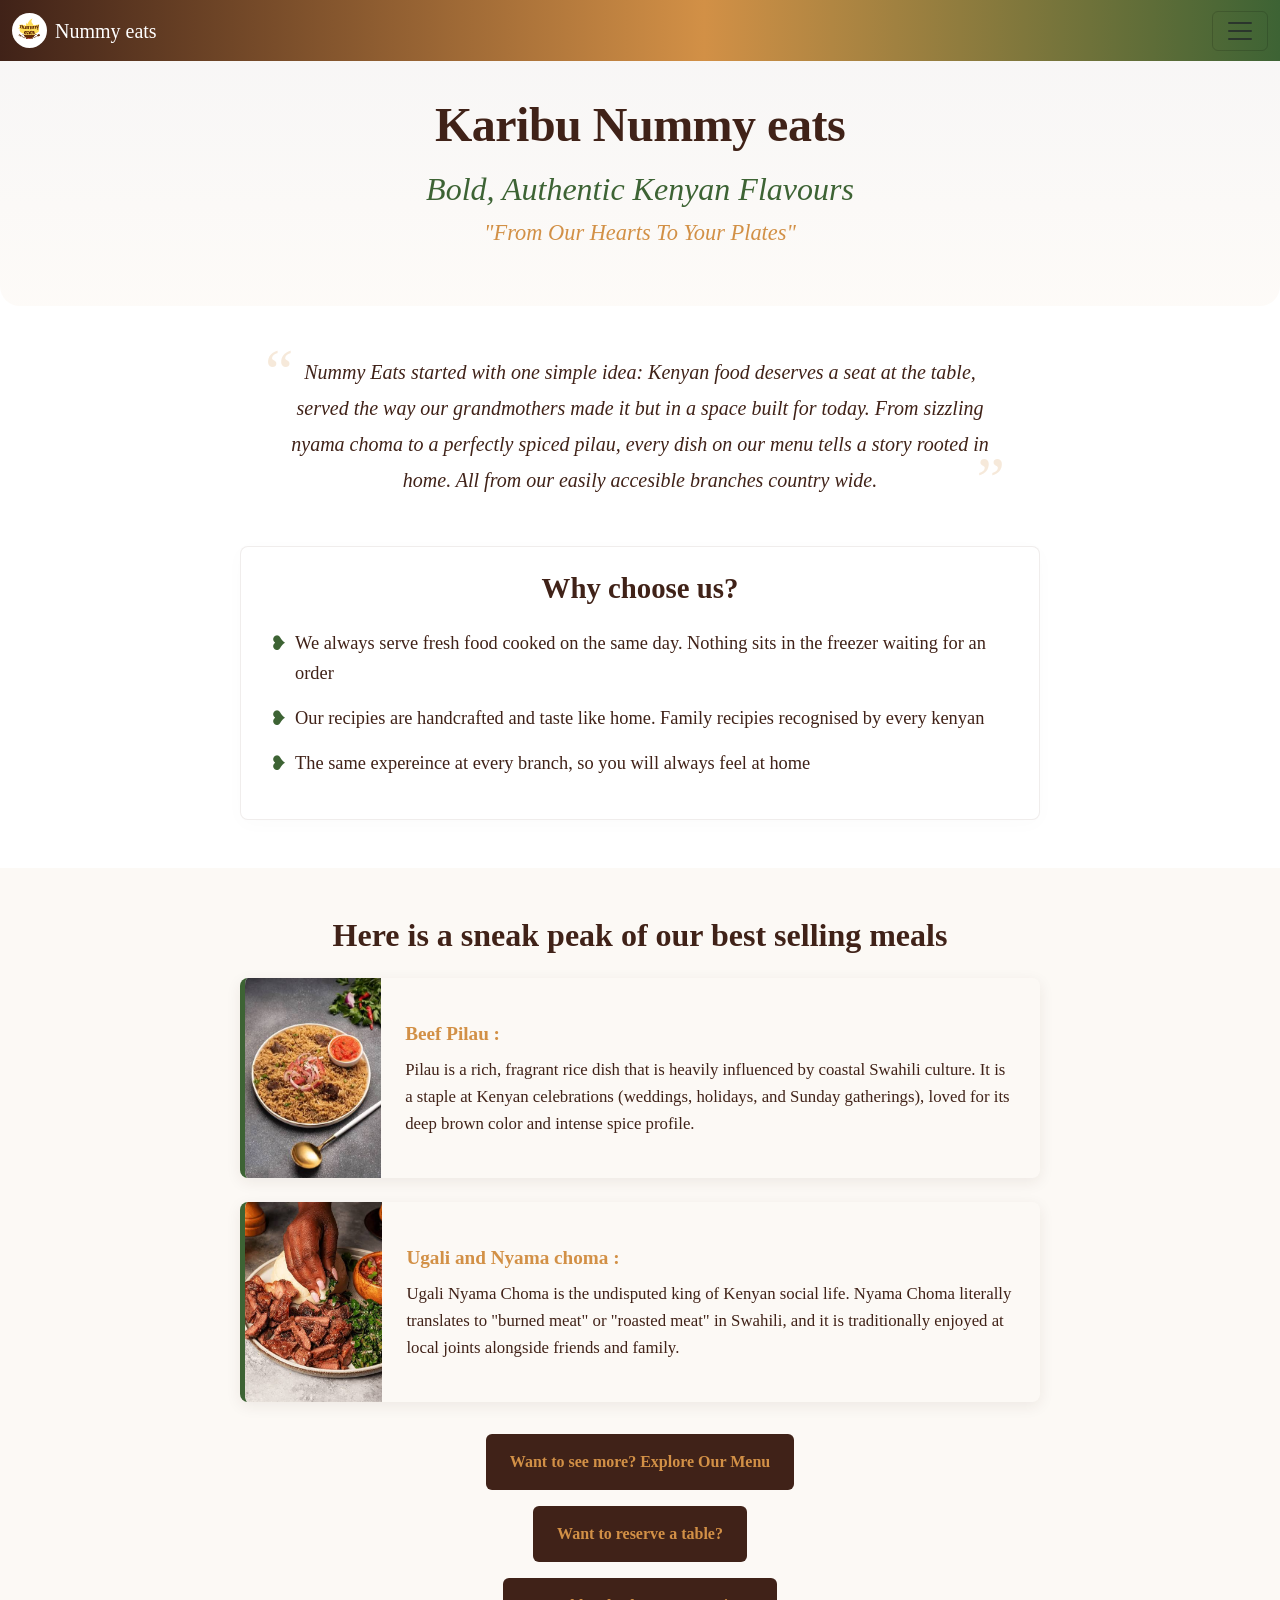
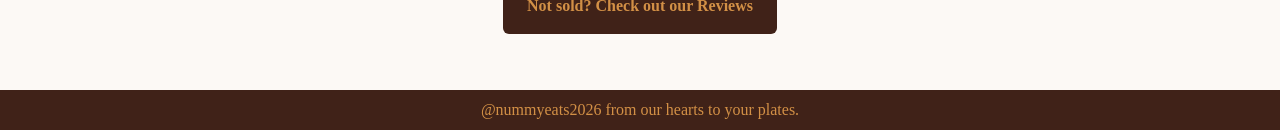
<file: index.html>
<!DOCTYPE html>
<html>
    <head>
        <meta charset="UTF-8">
        <meta name="viewport" content="width=device-width, initial-scale=1.0">
        <title> Nummy Eats</title>
        <link rel="icon" type="image/png" href="./assets/nummy eats logo.png">
        <link href="https://cdn.jsdelivr.net/npm/bootstrap@5.3.3/dist/css/bootstrap.min.css" rel="stylesheet">
        <link href="css/style.css" rel="stylesheet">
    </head>
    <body class="d-flex flex-column min-vh-100 m-0 p-0">

        <!-- navigation bar -->
        <nav class="navbar fixed-top">
            <div class="container-fluid">
                <a class="navbar-brand d-inline-flex align-items-center gap-2" href="./index.html">
                    <img src="./assets/nummy eats logo.png" alt="Nummy Eats Logo" class="nav-logo">
                    Nummy eats
                </a>
                <button class="navbar-toggler" type="button" data-bs-toggle="offcanvas" data-bs-target="#offcanvasNavbar" aria-controls="offcanvasNavbar" aria-label="Toggle navigation">
                    <span class="navbar-toggler-icon"></span>
                </button>
                <div class="offcanvas offcanvas-end" tabindex="-1" id="offcanvasNavbar" aria-labelledby="offcanvasNavbarLabel">
                    <div class="offcanvas-header">
                        <h5 class="offcanvas-title" id="offcanvasNavbarLabel">Home Page</h5>
                        <button type="button" class="btn-close" data-bs-dismiss="offcanvas" aria-label="Close"></button>
                    </div>
                    <div class="offcanvas-body">
                        <ul class="navbar-nav justify-content-end flex-grow-1 pe-3">
                            <li class="nav-item"><a class="nav-link active" aria-current="page" href="index.html">Home</a></li>
                            <li class="nav-item"><a class="nav-link" href="html/about.html">About</a></li>
                            <li class="nav-item"><a class="nav-link" href="html/branches.html">Branches</a></li>
                            <li class="nav-item"><a class="nav-link" href="html/careers.html">Careers</a></li>
                            <li class="nav-item"><a class="nav-link" href="html/contact.html">Contact</a></li>
                            <li class="nav-item"><a class="nav-link" href="html/faq.html">FAQ</a></li>
                            <li class="nav-item"><a class="nav-link" href="html/gallery.html">Gallery</a></li>
                            <li class="nav-item"><a class="nav-link" href="html/menu.html">Menu</a></li>
                            <li class="nav-item"><a class="nav-link" href="html/reservations.html">Reservations</a></li>
                            <li class="nav-item"><a class="nav-link" href="html/reviews.html">Reviews</a></li>
                        </ul>
                    </div>
                </div>
            </div>
        </nav>

        <!-- main content -->
        <main class="flex-grow-1 pt-5 text-center content-wrapper">
            <!-- hero section -->
            <section class="hero-section py-5 px-3 mb-4">
                <h1 class="fw-bold mb-3">Karibu Nummy eats</h1>
                <h2 class="fst-italic text-capitalize mb-2">bold, authentic kenyan flavours</h2>
                <p class="fst-italic text-capitalize mb-2"><i>"From our hearts to your plates"</i></p>
            </section>
            <!-- intro section -->
            <section class="intro mx-auto my-5 px-4 position-relative" style="max-width: 750px;">
                <p class="fst-italic text-center">
                    Nummy Eats started with one simple idea: Kenyan food deserves a seat at the table, served the way our grandmothers made it but in a space built for today.
                    From sizzling nyama choma to a perfectly spiced pilau, every dish on our menu tells a story rooted in home.
                    All from our easily accesible branches country wide.
                </p>
            </section>
            <!-- choose us section -->
            <section class="choose-us mx-auto my-5 p-4 bg-white rounded-3 text-center" style="max-width: 800px;">
                <h2 class="fw-bold mb-4 text-center">Why choose us?</h2>
                <ul class="mb-0">
                    <li class="mb-3 text-start">We always serve fresh food cooked on the same day. Nothing sits in the freezer waiting for an order</li>
                    <li class="mb-3 text-start">Our recipies are handcrafted and taste like home. Family recipies recognised by every kenyan</li>
                    <li class="mb-3 text-start">The same expereince at every branch, so you will always feel at home</li>
                </ul>
            </section>
            <!-- best sellers section -->
            <section class="best-sellers py-5 px-3 text-center">
                <h2 class="fw-bold mb-4">Here is a sneak peak of our best selling meals</h2>
                <div class="menu-items d-flex flex-row align-items-center mx-auto mb-4 rounded-3 overflow-hidden text-start" style="max-width: 800px;">
                    <img src="./assets/beefpilau.jpg" alt="beef pilau">
                    <p class="p-4 m-0">
                        <strong class="d-block mb-2">Beef Pilau :</strong>
                        Pilau is a rich, fragrant rice dish that is heavily influenced by coastal Swahili culture.
                        It is a staple at Kenyan celebrations (weddings, holidays, and Sunday gatherings), loved for its deep brown color and intense spice profile.
                    </p>
                </div>
                <div class="menu-items d-flex flex-row align-items-center mx-auto mb-4 rounded-3 overflow-hidden text-start" style="max-width: 800px;">
                    <img src="./assets/ugaliandnyamachoma.jpg" alt="ugali and nyama choma">
                    <p class="p-4 m-0">
                        <strong class="d-block mb-2">Ugali and Nyama choma :</strong>
                        Ugali Nyama Choma is the undisputed king of Kenyan social life.
                        Nyama Choma literally translates to "burned meat" or "roasted meat" in Swahili, and it is traditionally enjoyed at local joints alongside friends and family.
                    </p>
                </div>
                <a href="html/menu.html" class="brand-link d-inline-block fw-bold rounded-2 m-2 px-4 py-3">Want to see more? Explore Our Menu</a><br>
                <a href="html/reservations.html" class="brand-link d-inline-block fw-bold rounded-2 m-2 px-4 py-3">Want to reserve a table?</a><br>
                <a href="html/reviews.html" class="brand-link d-inline-block fw-bold rounded-2 m-2 px-4 py-3">Not sold? Check out our Reviews</a><br>
            </section>
        </main>

        <!-- footer -->
        <footer class="text-center py-2 w-100 m-0">
            <p class="mb-0">@nummyeats2026 from our hearts to your plates.</p>
        </footer>

        <!-- js -->
        <script src="https://cdn.jsdelivr.net/npm/bootstrap@5.3.3/dist/js/bootstrap.bundle.min.js"></script>
        <script src="./js/main.js"></script>
    </body>
</html>
</file>
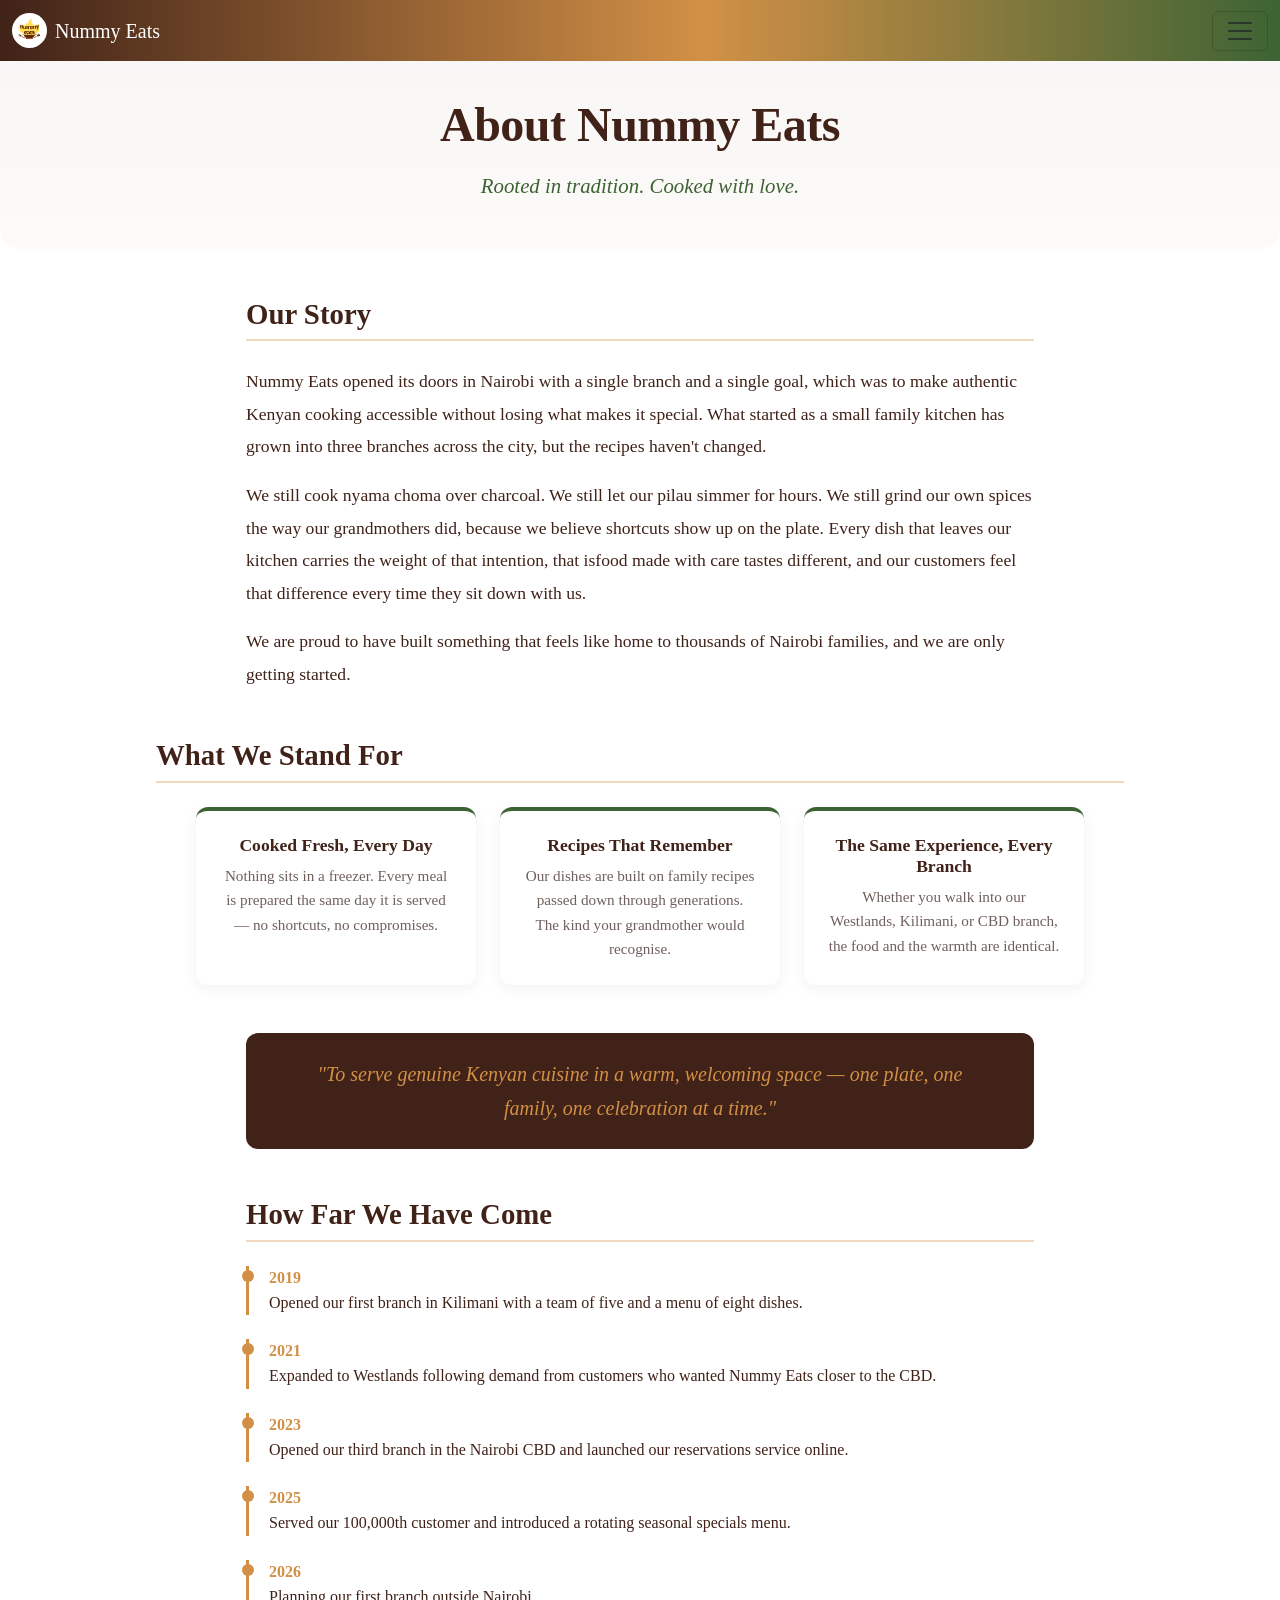
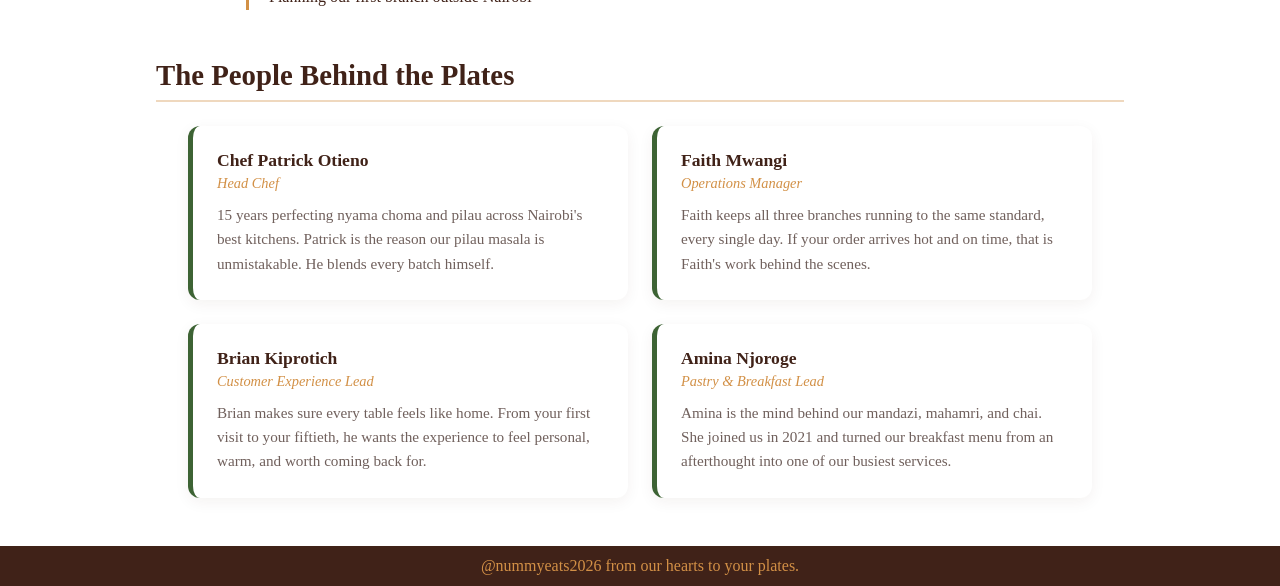
<file: html/about.html>
<!DOCTYPE html>
<html>
    <head>
        <meta charset="UTF-8">
        <meta name="viewport" content="width=device-width, initial-scale=1.0">
        <title>Nummy Eats</title>
        <link rel="icon" type="image/png" href="../assets/nummy eats logo.png">
        <link href="https://cdn.jsdelivr.net/npm/bootstrap@5.3.3/dist/css/bootstrap.min.css" rel="stylesheet">
        <link href="../css/style.css" rel="stylesheet">
    </head>
    <body class="d-flex flex-column min-vh-100 m-0 p-0">

        <!-- navigation bar -->
        <nav class="navbar bg-body-tertiary fixed-top">
            <div class="container-fluid">
                <a class="navbar-brand d-inline-flex align-items-center gap-2" href="../index.html">
                    <img src="../assets/nummy eats logo.png" alt="Nummy Eats Logo" class="nav-logo">
                    Nummy Eats
                </a>
                <button class="navbar-toggler" type="button" data-bs-toggle="offcanvas" data-bs-target="#offcanvasNavbar" aria-controls="offcanvasNavbar" aria-label="Toggle navigation">
                    <span class="navbar-toggler-icon"></span>
                </button>
                <div class="offcanvas offcanvas-end" tabindex="-1" id="offcanvasNavbar" aria-labelledby="offcanvasNavbarLabel">
                    <div class="offcanvas-header">
                        <h5 class="offcanvas-title" id="offcanvasNavbarLabel">About us Page</h5>
                        <button type="button" class="btn-close" data-bs-dismiss="offcanvas" aria-label="Close"></button>
                    </div>
                    <div class="offcanvas-body">
                        <ul class="navbar-nav justify-content-end flex-grow-1 pe-3">
                            <li class="nav-item"><a class="nav-link" href="../index.html">Home</a></li>
                            <li class="nav-item"><a class="nav-link active" href="./about.html">About</a></li>
                            <li class="nav-item"><a class="nav-link" href="./branches.html">Branches</a></li>
                            <li class="nav-item"><a class="nav-link" href="./careers.html">Careers</a></li>
                            <li class="nav-item"><a class="nav-link" href="./contact.html">Contact</a></li>
                            <li class="nav-item"><a class="nav-link" href="./faq.html">FAQ</a></li>
                            <li class="nav-item"><a class="nav-link" href="./gallery.html">Gallery</a></li>
                            <li class="nav-item"><a class="nav-link" href="./menu.html">Menu</a></li>
                            <li class="nav-item"><a class="nav-link" href="./reservations.html">Reservations</a></li>
                            <li class="nav-item"><a class="nav-link" href="./reviews.html">Reviews</a></li>
                        </ul>
                    </div>
                </div>
            </div>
        </nav>

        <!-- main -->
        <main class="flex-grow-1 pt-5 text-center content-wrapper">

            <!-- hero -->
            <section class="about-hero py-5 px-3 mb-4">
                <h1 class="fw-bold mb-3">About Nummy Eats</h1>
                <p class="mb-0">Rooted in tradition. Cooked with love.</p>
            </section>

            <!-- our story -->
            <section class="mx-auto my-5 px-3 text-start" style="max-width: 820px;">
                <h2 class="about-section-title fw-bold mb-4">Our Story</h2>
                <p class="story-text">
                    Nummy Eats opened its doors in Nairobi with a single branch and a single goal, which was to make authentic Kenyan cooking accessible without losing what makes it special. 
                    What started as a small family kitchen has grown into three branches across the city, but the recipes haven't changed.
                </p>
                <p class="story-text">
                    We still cook nyama choma over charcoal. 
                    We still let our pilau simmer for hours.
                    We still grind our own spices the way our grandmothers did, because we believe shortcuts show up on the plate. 
                    Every dish that leaves our kitchen carries the weight of that intention, that isfood made with care tastes different, and our customers feel that difference every time they sit down with us.
                </p>
                <p class="story-text">
                    We are proud to have built something that feels like home to thousands of Nairobi families, and we are only getting started.
                </p>
            </section>

            <!-- our values -->
            <section class="mx-auto my-5 px-3" style="max-width: 1000px;">
                <h2 class="about-section-title fw-bold mb-4 text-start">What We Stand For</h2>
                <div class="d-flex flex-wrap justify-content-center gap-4">

                    <div class="value-card p-4 text-center" style="width: 100%; max-width: 280px;">
                        <h5>Cooked Fresh, Every Day</h5>
                        <p>Nothing sits in a freezer. Every meal is prepared the same day it is served — no shortcuts, no compromises.</p>
                    </div>

                    <div class="value-card p-4 text-center" style="width: 100%; max-width: 280px;">
                        <h5>Recipes That Remember</h5>
                        <p>Our dishes are built on family recipes passed down through generations. The kind your grandmother would recognise.</p>
                    </div>

                    <div class="value-card p-4 text-center" style="width: 100%; max-width: 280px;">
                        <h5>The Same Experience, Every Branch</h5>
                        <p>Whether you walk into our Westlands, Kilimani, or CBD branch, the food and the warmth are identical.</p>
                    </div>

                </div>
            </section>

            <!-- mission -->
            <section class="mx-auto my-5 px-3" style="max-width: 820px;">
                <div class="mission-banner px-5 py-4 text-center">
                    <p class="mb-0">
                        "To serve genuine Kenyan cuisine in a warm, welcoming space — one plate, one family, one celebration at a time."
                    </p>
                </div>
            </section>

            <!-- milestones -->
            <section class="mx-auto my-5 px-3 text-start" style="max-width: 820px;">
                <h2 class="about-section-title fw-bold mb-4">How Far We Have Come</h2>
                <div class="d-flex flex-column gap-4">

                    <div class="milestone-item">
                        <span class="milestone-year">2019</span>
                        <p>Opened our first branch in Kilimani with a team of five and a menu of eight dishes.</p>
                    </div>

                    <div class="milestone-item">
                        <span class="milestone-year">2021</span>
                        <p>Expanded to Westlands following demand from customers who wanted Nummy Eats closer to the CBD.</p>
                    </div>

                    <div class="milestone-item">
                        <span class="milestone-year">2023</span>
                        <p>Opened our third branch in the Nairobi CBD and launched our reservations service online.</p>
                    </div>

                    <div class="milestone-item">
                        <span class="milestone-year">2025</span>
                        <p>Served our 100,000th customer and introduced a rotating seasonal specials menu.</p>
                    </div>

                    <div class="milestone-item">
                        <span class="milestone-year">2026</span>
                        <p>Planning our first branch outside Nairobi</p>
                    </div>

                </div>
            </section>

            <!-- team -->
            <section class="mx-auto my-5 px-3" style="max-width: 1000px;">
                <h2 class="about-section-title fw-bold mb-4 text-start">The People Behind the Plates</h2>
                <div class="d-flex flex-wrap justify-content-center gap-4">

                    <div class="team-card d-flex flex-row align-items-start gap-3 p-4 text-start" style="width: 100%; max-width: 440px;">
                        <div>
                            <h5>Chef Patrick Otieno</h5>
                            <span class="team-role d-block mb-2">Head Chef</span>
                            <p>15 years perfecting nyama choma and pilau across Nairobi's best kitchens. Patrick is the reason our pilau masala is unmistakable. He blends every batch himself.</p>
                        </div>
                    </div>

                    <div class="team-card d-flex flex-row align-items-start gap-3 p-4 text-start" style="width: 100%; max-width: 440px;">
                        <div>
                            <h5>Faith Mwangi</h5>
                            <span class="team-role d-block mb-2">Operations Manager</span>
                            <p>Faith keeps all three branches running to the same standard, every single day. If your order arrives hot and on time, that is Faith's work behind the scenes.</p>
                        </div>
                    </div>

                    <div class="team-card d-flex flex-row align-items-start gap-3 p-4 text-start" style="width: 100%; max-width: 440px;">
                        <div>
                            <h5>Brian Kiprotich</h5>
                            <span class="team-role d-block mb-2">Customer Experience Lead</span>
                            <p>Brian makes sure every table feels like home. From your first visit to your fiftieth, he wants the experience to feel personal, warm, and worth coming back for.</p>
                        </div>
                    </div>

                    <div class="team-card d-flex flex-row align-items-start gap-3 p-4 text-start" style="width: 100%; max-width: 440px;">
                        <div>
                            <h5>Amina Njoroge</h5>
                            <span class="team-role d-block mb-2">Pastry & Breakfast Lead</span>
                            <p>Amina is the mind behind our mandazi, mahamri, and chai. She joined us in 2021 and turned our breakfast menu from an afterthought into one of our busiest services.</p>
                        </div>
                    </div>

                </div>
            </section>

        </main>

        <!-- footer -->
        <footer class="text-center py-2 w-100 m-0">
            <p class="mb-0">@nummyeats2026 from our hearts to your plates.</p>
        </footer>

        <!-- js -->
        <script src="https://cdn.jsdelivr.net/npm/bootstrap@5.3.3/dist/js/bootstrap.bundle.min.js"></script>
        <script src="../js/main.js"></script>
    </body>
</html>
</file>
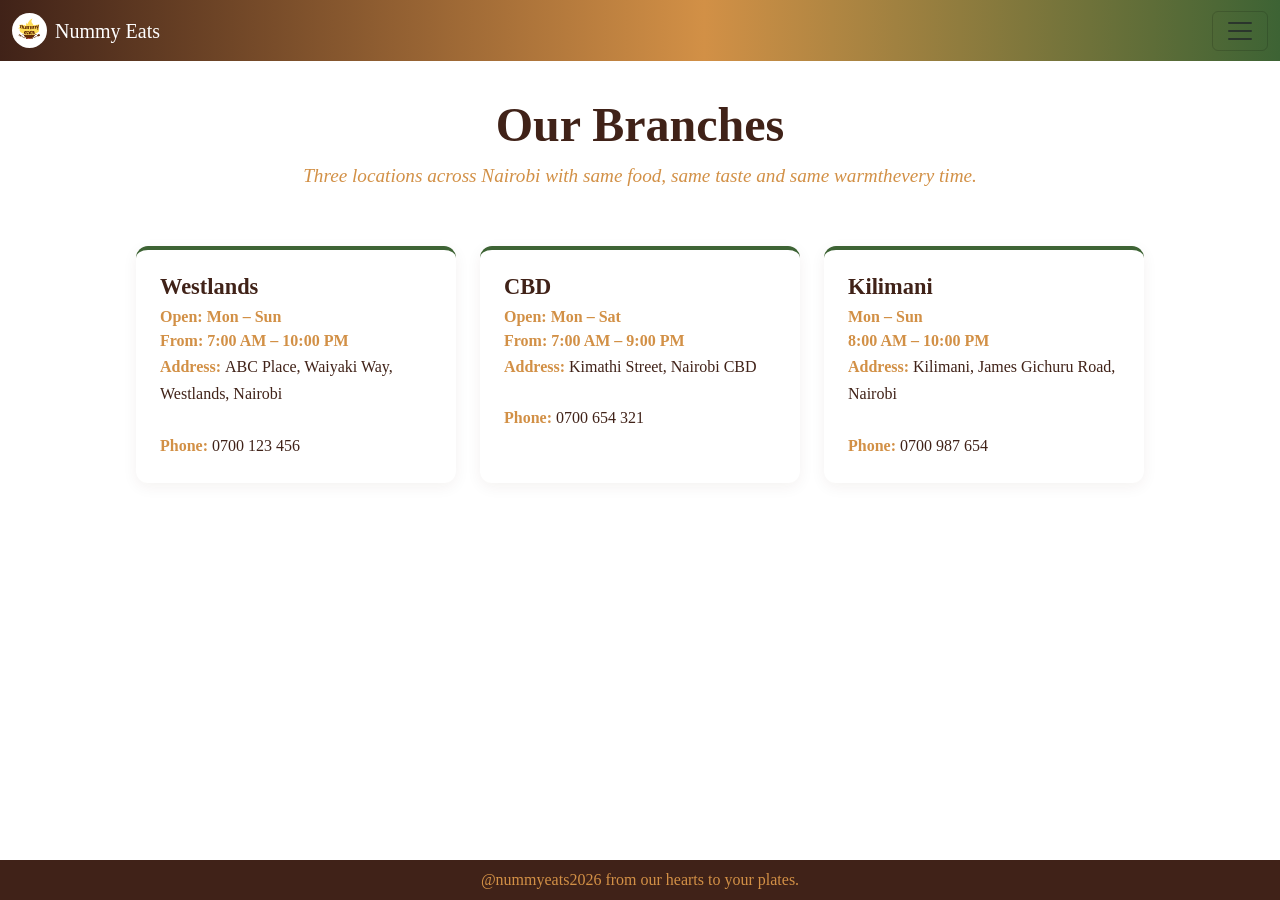
<file: html/branches.html>
<!DOCTYPE html>
<html>
    <head>
        <meta charset="UTF-8">
        <meta name="viewport" content="width=device-width, initial-scale=1.0">
        <title>Nummy Eats</title>
        <link rel="icon" type="image/png" href="../assets/nummy eats logo.png">
        <link href="https://cdn.jsdelivr.net/npm/bootstrap@5.3.3/dist/css/bootstrap.min.css" rel="stylesheet">
        <link href="../css/style.css" rel="stylesheet">
    </head>
    <body class="d-flex flex-column min-vh-100 m-0 p-0">

        <!-- navigation bar -->
        <nav class="navbar bg-body-tertiary fixed-top">
            <div class="container-fluid">
                <a class="navbar-brand d-inline-flex align-items-center gap-2" href="../index.html">
                    <img src="../assets/nummy eats logo.png" alt="Nummy Eats Logo" class="nav-logo">
                    Nummy Eats
                </a>
                <button class="navbar-toggler" type="button" data-bs-toggle="offcanvas" data-bs-target="#offcanvasNavbar" aria-controls="offcanvasNavbar" aria-label="Toggle navigation">
                    <span class="navbar-toggler-icon"></span>
                </button>
                <div class="offcanvas offcanvas-end" tabindex="-1" id="offcanvasNavbar" aria-labelledby="offcanvasNavbarLabel">
                    <div class="offcanvas-header">
                        <h5 class="offcanvas-title" id="offcanvasNavbarLabel">Our Branches</h5>
                        <button type="button" class="btn-close" data-bs-dismiss="offcanvas" aria-label="Close"></button>
                    </div>
                    <div class="offcanvas-body">
                        <ul class="navbar-nav justify-content-end flex-grow-1 pe-3">
                            <li class="nav-item"><a class="nav-link" href="../index.html">Home</a></li>
                            <li class="nav-item"><a class="nav-link" href="./about.html">About</a></li>
                            <li class="nav-item"><a class="nav-link active" href="./branches.html">Branches</a></li>
                            <li class="nav-item"><a class="nav-link" href="./careers.html">Careers</a></li>
                            <li class="nav-item"><a class="nav-link" href="./contact.html">Contact</a></li>
                            <li class="nav-item"><a class="nav-link" href="./faq.html">FAQ</a></li>
                            <li class="nav-item"><a class="nav-link" href="./gallery.html">Gallery</a></li>
                            <li class="nav-item"><a class="nav-link" href="./menu.html">Menu</a></li>
                            <li class="nav-item"><a class="nav-link" href="./reservations.html">Reservations</a></li>
                            <li class="nav-item"><a class="nav-link" href="./reviews.html">Reviews</a></li>
                        </ul>
                    </div>
                </div>
            </div>
        </nav>

        <main class="flex-grow-1 pt-5 text-center content-wrapper">

            <!-- hero -->
            <section class="branches-hero py-5 px-3 mb-2">
                <h1 class="fw-bold mb-2">Our Branches</h1>
                <p class="mb-0">Three locations across Nairobi with same food, same taste and same warmthevery time.</p>
            </section>

            <!-- branch cards -->
            <section class="d-flex flex-wrap justify-content-center gap-4 mx-auto px-3 mb-5" style="max-width: 1100px;">
                <!-- Westlands -->
                <div class="branch-card p-4 text-start" style="width: 100%; max-width: 320px;">
                    <h3 class="fw-bold mb-1">Westlands</h3>
                    <span class="label">Open: Mon – Sun </span><br>
                    <span class="label">From: 7:00 AM – 10:00 PM</span>
                    <p><span class="label">Address: </span>ABC Place, Waiyaki Way, Westlands, Nairobi</p><br>
                    <p><span class="label">Phone: </span>0700 123 456</p>
                </div>
                <!-- CBD -->
                <div class="branch-card p-4 text-start" style="width: 100%; max-width: 320px;">
                    <h3 class="fw-bold mb-1">CBD</h3>
                    <span class="label"> Open: Mon – Sat</span><br>
                    <span class="label"> From: 7:00 AM – 9:00 PM</span>
                    <p><span class="label"> Address: </span>Kimathi Street, Nairobi CBD</p><br>
                    <p><span class="label"> Phone: </span>0700 654 321</p>
                </div>
                <!-- Kilimani -->
                <div class="branch-card p-4 text-start" style="width: 100%; max-width: 320px;">
                    <h3 class="fw-bold mb-1">Kilimani</h3>
                    <span class="label"> Mon – Sun </span><br>
                    <span class="label"> 8:00 AM – 10:00 PM</span>
                    <p><span class="label"> Address: </span>Kilimani, James Gichuru Road, Nairobi</p><br>
                    <p><span class="label"> Phone: </span>0700 987 654</p>
                </div>
            </section>
        </main>

        <!-- footer -->
        <footer class="text-center py-2 w-100 m-0">
            <p class="mb-0">@nummyeats2026 from our hearts to your plates.</p>
        </footer>

        <script src="https://cdn.jsdelivr.net/npm/bootstrap@5.3.3/dist/js/bootstrap.bundle.min.js"></script>
        <script src="../js/main.js"></script>
    </body>
</html>
</file>
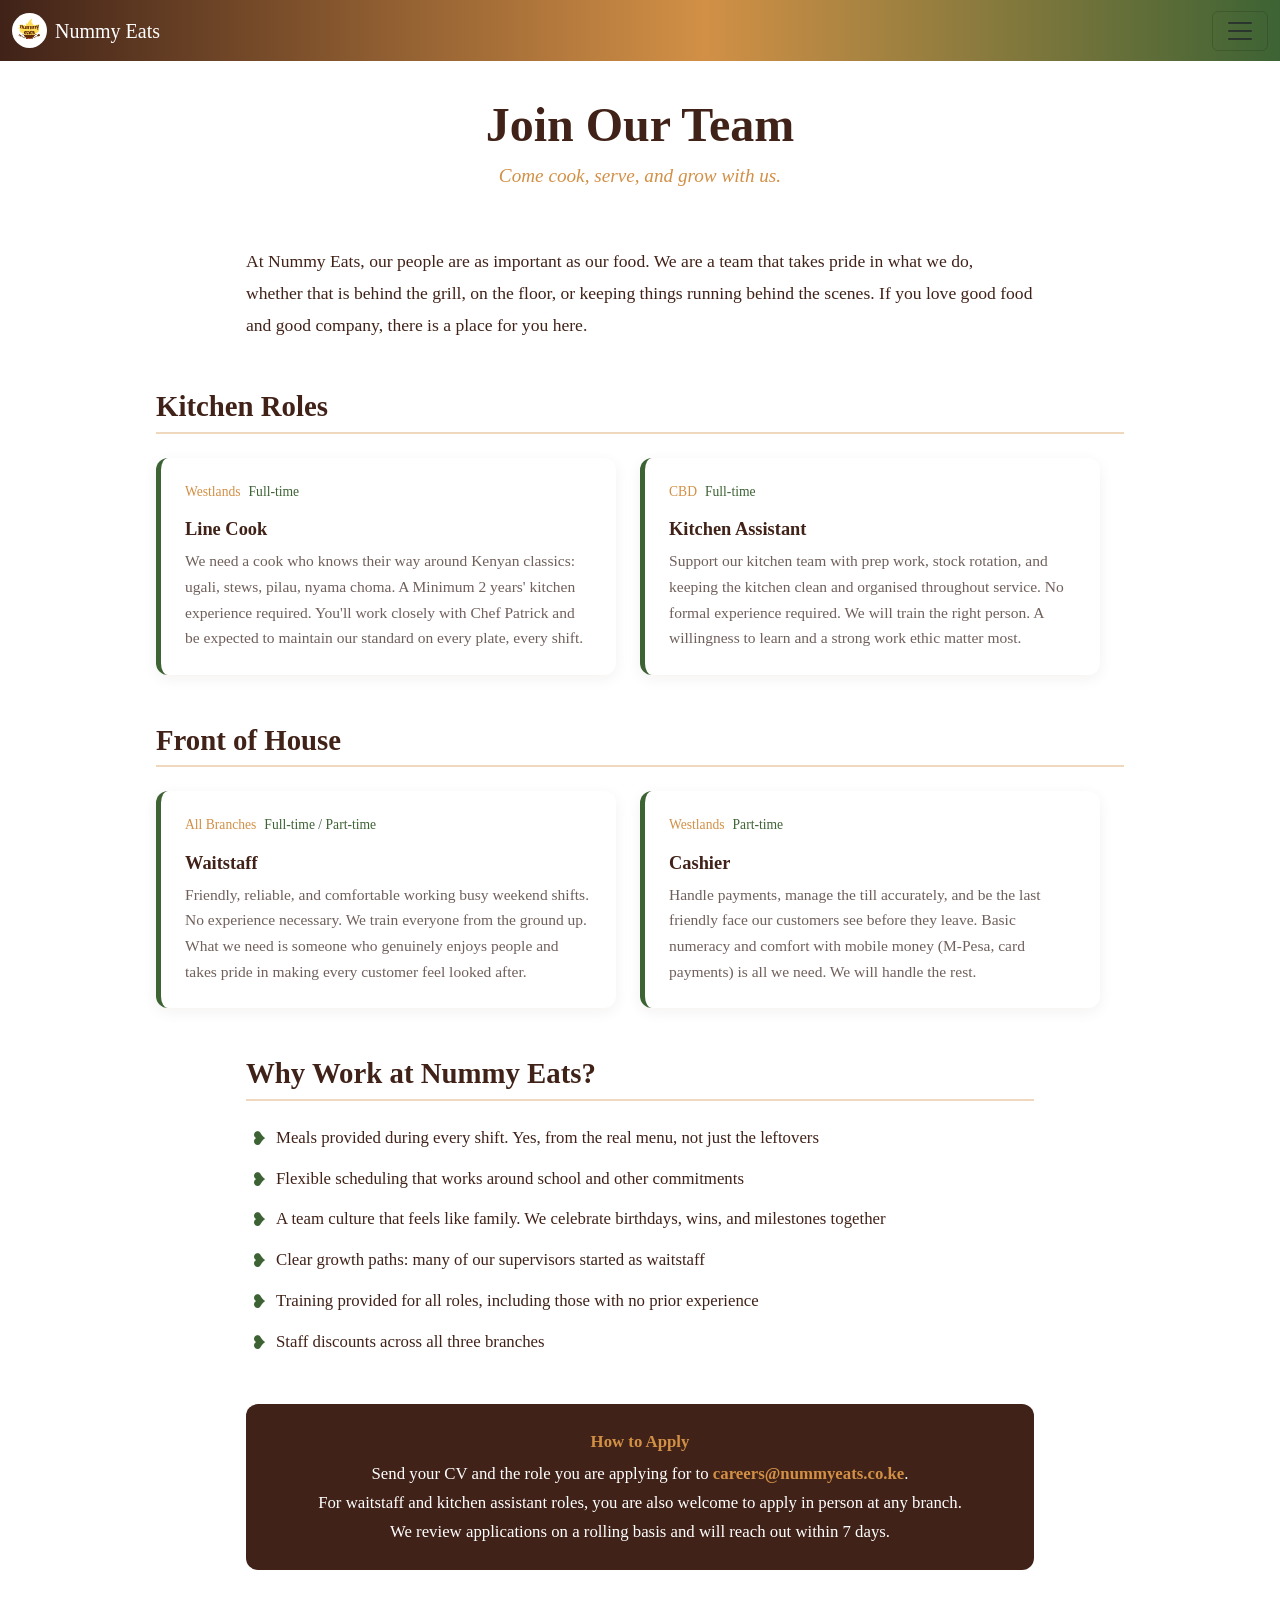
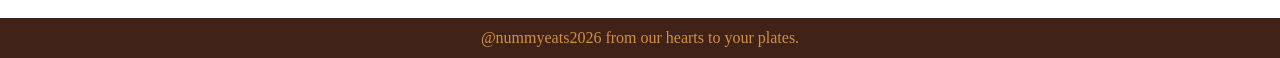
<file: html/careers.html>
<!DOCTYPE html>
<html>
    <head>
        <meta charset="UTF-8">
        <meta name="viewport" content="width=device-width, initial-scale=1.0">
        <title>Nummy Eats</title>
        <link rel="icon" type="image/png" href="../assets/nummy eats logo.png">
        <link href="https://cdn.jsdelivr.net/npm/bootstrap@5.3.3/dist/css/bootstrap.min.css" rel="stylesheet">
        <link href="../css/style.css" rel="stylesheet">
    </head>
    <body class="d-flex flex-column min-vh-100 m-0 p-0">

        <!-- navigation bar -->
        <nav class="navbar bg-body-tertiary fixed-top">
            <div class="container-fluid">
                <a class="navbar-brand d-inline-flex align-items-center gap-2" href="../index.html">
                    <img src="../assets/nummy eats logo.png" alt="Nummy Eats Logo" class="nav-logo">
                    Nummy Eats
                </a>
                <button class="navbar-toggler" type="button" data-bs-toggle="offcanvas" data-bs-target="#offcanvasNavbar" aria-controls="offcanvasNavbar" aria-label="Toggle navigation">
                    <span class="navbar-toggler-icon"></span>
                </button>
                <div class="offcanvas offcanvas-end" tabindex="-1" id="offcanvasNavbar" aria-labelledby="offcanvasNavbarLabel">
                    <div class="offcanvas-header">
                        <h5 class="offcanvas-title" id="offcanvasNavbarLabel">Carrers Page</h5>
                        <button type="button" class="btn-close" data-bs-dismiss="offcanvas" aria-label="Close"></button>
                    </div>
                    <div class="offcanvas-body">
                        <ul class="navbar-nav justify-content-end flex-grow-1 pe-3">
                            <li class="nav-item"><a class="nav-link" href="../index.html">Home</a></li>
                            <li class="nav-item"><a class="nav-link" href="./about.html">About</a></li>
                            <li class="nav-item"><a class="nav-link" href="./branches.html">Branches</a></li>
                            <li class="nav-item"><a class="nav-link active" href="./careers.html">Careers</a></li>
                            <li class="nav-item"><a class="nav-link" href="./contact.html">Contact</a></li>
                            <li class="nav-item"><a class="nav-link" href="./faq.html">FAQ</a></li>
                            <li class="nav-item"><a class="nav-link" href="./gallery.html">Gallery</a></li>
                            <li class="nav-item"><a class="nav-link" href="./menu.html">Menu</a></li>
                            <li class="nav-item"><a class="nav-link" href="./reservations.html">Reservations</a></li>
                            <li class="nav-item"><a class="nav-link" href="./reviews.html">Reviews</a></li>
                        </ul>
                    </div>
                </div>
            </div>
        </nav>

        <main class="flex-grow-1 pt-5 text-center content-wrapper">
            <!-- hero -->
            <section class="careers-hero py-5 px-3 mb-2">
                <h1 class="fw-bold mb-2">Join Our Team</h1>
                <p class="mb-0">Come cook, serve, and grow with us.</p>
            </section>
            <!-- intro -->
            <section class="careers-intro mx-auto px-3 mb-5 text-start" style="max-width: 820px;">
                <p>
                    At Nummy Eats, our people are as important as our food. We are a team that takes pride in what we do, 
                    whether that is behind the grill, on the floor, or keeping things running behind the scenes. If you love good food and good company, there is a place for you here.
                </p>
            </section>
            <!-- kitchen roles -->
            <section class="mx-auto px-3 mb-5 text-start" style="max-width: 1000px;">
                <h2 class="section-title fw-bold mb-4">Kitchen Roles</h2>
                <div class="d-flex flex-wrap justify-content-start gap-4">

                    <div class="job-card p-4" style="width: 100%; max-width: 460px;">
                        <div class="d-flex gap-2 mb-3">
                            <span class="branch-badge">Westlands</span>
                            <span class="type-badge">Full-time</span>
                        </div>
                        <h5 class="mb-2">Line Cook</h5>
                        <p>We need a cook who knows their way around Kenyan classics: ugali, stews, pilau, nyama choma. 
                            A Minimum 2 years' kitchen experience required. 
                            You'll work closely with Chef Patrick and be expected to maintain our standard on every plate, every shift.
                        </p>
                    </div>
                    <div class="job-card p-4" style="width: 100%; max-width: 460px;">
                        <div class="d-flex gap-2 mb-3">
                            <span class="branch-badge">CBD</span>
                            <span class="type-badge">Full-time</span>
                        </div>
                        <h5 class="mb-2">Kitchen Assistant</h5>
                        <p>Support our kitchen team with prep work, stock rotation, and keeping the kitchen clean and organised throughout service. 
                            No formal experience required. We will train the right person. 
                            A willingness to learn and a strong work ethic matter most.
                        </p>
                    </div>
                </div>
            </section>
            <!-- front of house roles -->
            <section class="mx-auto px-3 mb-5 text-start" style="max-width: 1000px;">
                <h2 class="section-title fw-bold mb-4">Front of House</h2>
                <div class="d-flex flex-wrap justify-content-start gap-4">

                    <div class="job-card p-4" style="width: 100%; max-width: 460px;">
                        <div class="d-flex gap-2 mb-3">
                            <span class="branch-badge">All Branches</span>
                            <span class="type-badge">Full-time / Part-time</span>
                        </div>
                        <h5 class="mb-2">Waitstaff</h5>
                        <p>Friendly, reliable, and comfortable working busy weekend shifts. 
                            No experience necessary. We train everyone from the ground up.
                            What we need is someone who genuinely enjoys people and takes pride in making every customer feel looked after.
                        </p>
                    </div>
                    <div class="job-card p-4" style="width: 100%; max-width: 460px;">
                        <div class="d-flex gap-2 mb-3">
                            <span class="branch-badge">Westlands</span>
                            <span class="type-badge">Part-time</span>
                        </div>
                        <h5 class="mb-2">Cashier</h5>
                        <p>Handle payments, manage the till accurately, and be the last friendly face our customers see before they leave. 
                            Basic numeracy and comfort with mobile money (M-Pesa, card payments) is all we need. We will handle the rest.
                        </p>
                    </div>
                </div>
            </section>
            <!-- perks of working here -->
            <section class="mx-auto px-3 mb-5 text-start" style="max-width: 820px;">
                <h2 class="section-title fw-bold mb-4">Why Work at Nummy Eats?</h2>
                <ul class="perks-list">
                    <li>Meals provided during every shift. Yes, from the real menu, not just the leftovers</li>
                    <li>Flexible scheduling that works around school and other commitments</li>
                    <li>A team culture that feels like family. We celebrate birthdays, wins, and milestones together</li>
                    <li>Clear growth paths: many of our supervisors started as waitstaff</li>
                    <li>Training provided for all roles, including those with no prior experience</li>
                    <li>Staff discounts across all three branches</li>
                </ul>
            </section>

            <!-- how to apply banner -->
            <section class="mx-auto px-3 mb-5" style="max-width: 820px;">
                <div class="apply-banner px-5 py-4 text-center">
                    <p class="mb-1"><strong style="color:#D29046; font-family:Georgia,serif;">How to Apply</strong></p>
                    <p class="mb-0">
                        Send your CV and the role you are applying for to <a href="mailto:careers@nummyeats.co.ke">careers@nummyeats.co.ke</a>.<br>
                        For waitstaff and kitchen assistant roles, you are also welcome to apply in person at any branch.<br>
                        We review applications on a rolling basis and will reach out within 7 days.
                    </p>
                </div>
            </section>

        </main>

        <!-- footer -->
        <footer class="text-center py-2 w-100 m-0">
            <p class="mb-0">@nummyeats2026 from our hearts to your plates.</p>
        </footer>

        <script src="https://cdn.jsdelivr.net/npm/bootstrap@5.3.3/dist/js/bootstrap.bundle.min.js"></script>
        <script src="../js/main.js"></script>
    </body>
</html>
</file>
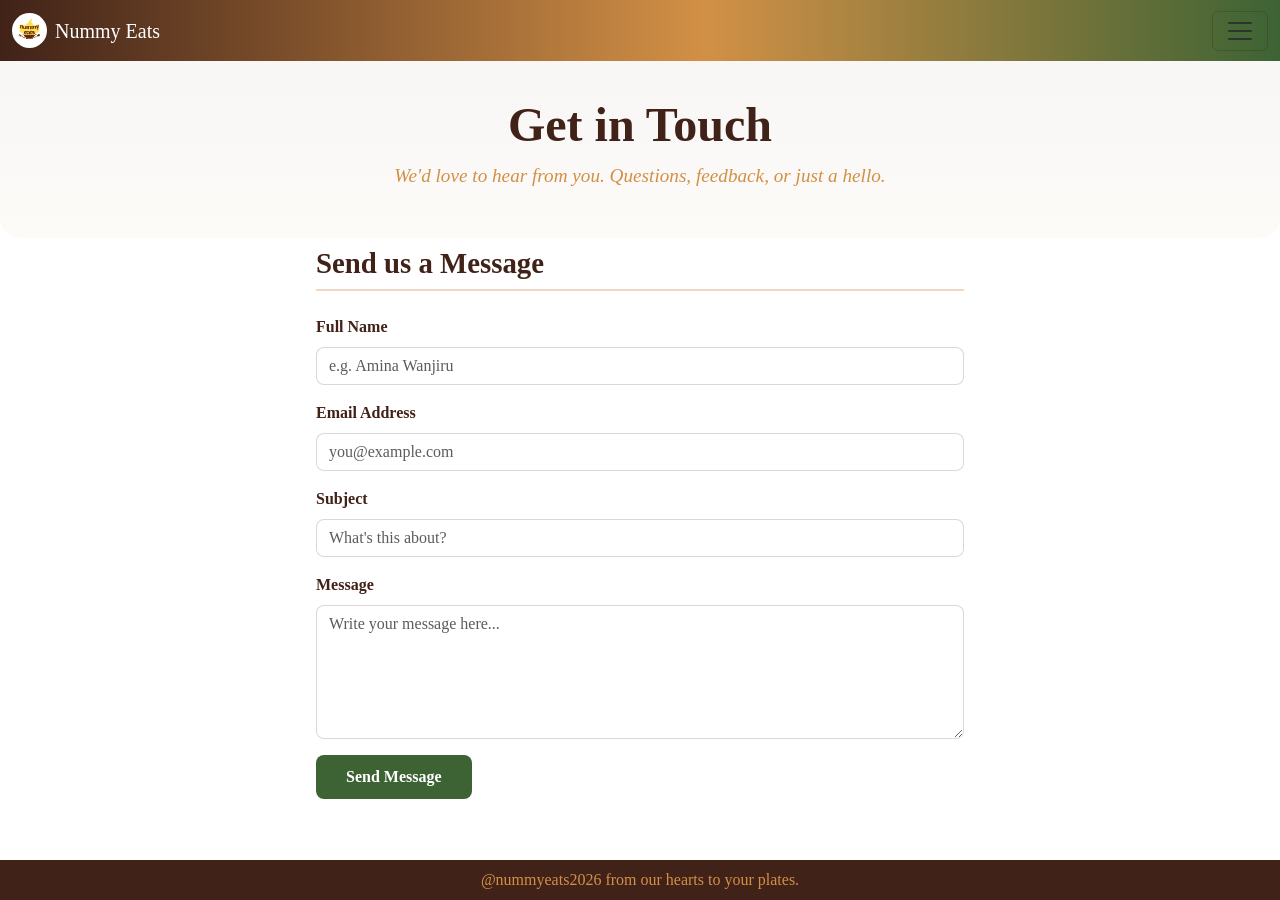
<file: html/contact.html>
<!DOCTYPE html>
<html>
    <head>
        <meta charset="UTF-8">
        <meta name="viewport" content="width=device-width, initial-scale=1.0">
        <title>Nummy Eats</title>
        <link rel="icon" type="image/png" href="../assets/nummy eats logo.png">
        <link href="https://cdn.jsdelivr.net/npm/bootstrap@5.3.3/dist/css/bootstrap.min.css" rel="stylesheet">
        <link href="../css/style.css" rel="stylesheet">
    </head>
    <body class="d-flex flex-column min-vh-100 m-0 p-0">

        <!-- navigation bar -->
        <nav class="navbar bg-body-tertiary fixed-top">
            <div class="container-fluid">
                <a class="navbar-brand d-inline-flex align-items-center gap-2" href="../index.html">
                    <img src="../assets/nummy eats logo.png" alt="Nummy Eats Logo" class="nav-logo">
                    Nummy Eats
                </a>
                <button class="navbar-toggler" type="button" data-bs-toggle="offcanvas" data-bs-target="#offcanvasNavbar" aria-controls="offcanvasNavbar" aria-label="Toggle navigation">
                    <span class="navbar-toggler-icon"></span>
                </button>
                <div class="offcanvas offcanvas-end" tabindex="-1" id="offcanvasNavbar" aria-labelledby="offcanvasNavbarLabel">
                    <div class="offcanvas-header">
                        <h5 class="offcanvas-title" id="offcanvasNavbarLabel">Contact Page</h5>
                        <button type="button" class="btn-close" data-bs-dismiss="offcanvas" aria-label="Close"></button>
                    </div>
                    <div class="offcanvas-body">
                        <ul class="navbar-nav justify-content-end flex-grow-1 pe-3">
                            <li class="nav-item"><a class="nav-link" href="../index.html">Home</a></li>
                            <li class="nav-item"><a class="nav-link" href="./about.html">About</a></li>
                            <li class="nav-item"><a class="nav-link" href="./branches.html">Branches</a></li>
                            <li class="nav-item"><a class="nav-link" href="./careers.html">Careers</a></li>
                            <li class="nav-item"><a class="nav-link active" href="./contact.html">Contact</a></li>
                            <li class="nav-item"><a class="nav-link" href="./faq.html">FAQ</a></li>
                            <li class="nav-item"><a class="nav-link" href="./gallery.html">Gallery</a></li>
                            <li class="nav-item"><a class="nav-link" href="./menu.html">Menu</a></li>
                            <li class="nav-item"><a class="nav-link" href="./reservations.html">Reservations</a></li>
                            <li class="nav-item"><a class="nav-link" href="./reviews.html">Reviews</a></li>
                        </ul>
                    </div>
                </div>
            </div>
        </nav>

        <!-- main content -->
        <main class="flex-grow-1 pt-5 text-center content-wrapper">
            <!-- hero -->
            <section class="contact-hero py-5 px-3 mb-2">
                <h1 class="fw-bold mb-2">Get in Touch</h1>
                <p class="mb-0">We'd love to hear from you. Questions, feedback, or just a hello.</p>
            </section>
            <!-- contact form -->
            <div class="mx-auto px-3 mb-5 text-start" style="max-width: 680px;">
                <h2 class="contact-section-title fw-bold mb-4">Send us a Message</h2>
                <form id="contactForm">
                    <div class="mb-3">
                        <label for="contactName" class="form-label">Full Name</label>
                        <input type="text" class="form-control" id="contactName" placeholder="e.g. Amina Wanjiru" required>
                    </div>
                    <div class="mb-3">
                        <label for="contactEmail" class="form-label">Email Address</label>
                        <input type="email" class="form-control" id="contactEmail" placeholder="you@example.com" required>
                    </div>
                    <div class="mb-3">
                        <label for="contactSubject" class="form-label">Subject</label>
                        <input type="text" class="form-control" id="contactSubject" placeholder="What's this about?" required>
                    </div>
                    <div class="mb-3">
                        <label for="contactMessage" class="form-label">Message</label>
                        <textarea class="form-control" id="contactMessage" rows="5" placeholder="Write your message here..." required></textarea>
                    </div>
                    <button type="submit" class="btn btn-contact">Send Message</button>
                </form>
            </div>
        </main>
        <!-- toast -->
        <div class="toast-container position-fixed bottom-0 end-0 p-3">
            <div id="contactToast" class="toast" role="alert" aria-live="assertive" aria-atomic="true">
                <div class="toast-header">
                    <strong class="me-auto">Nummy Eats</strong>
                    <button type="button" class="btn-close" data-bs-dismiss="toast" aria-label="Close"></button>
                </div>
                <div class="toast-body">
                    Thanks for reaching out! We'll get back to you soon.
                </div>
            </div>
        </div>

        <!-- footer -->
        <footer class="text-center py-2 w-100 m-0">
            <p class="mb-0">@nummyeats2026 from our hearts to your plates.</p>
        </footer>

        <!-- js -->
        <script src="https://cdn.jsdelivr.net/npm/bootstrap@5.3.3/dist/js/bootstrap.bundle.min.js"></script>
        <script src="../js/main.js"></script>
    </body>
</html>
</file>
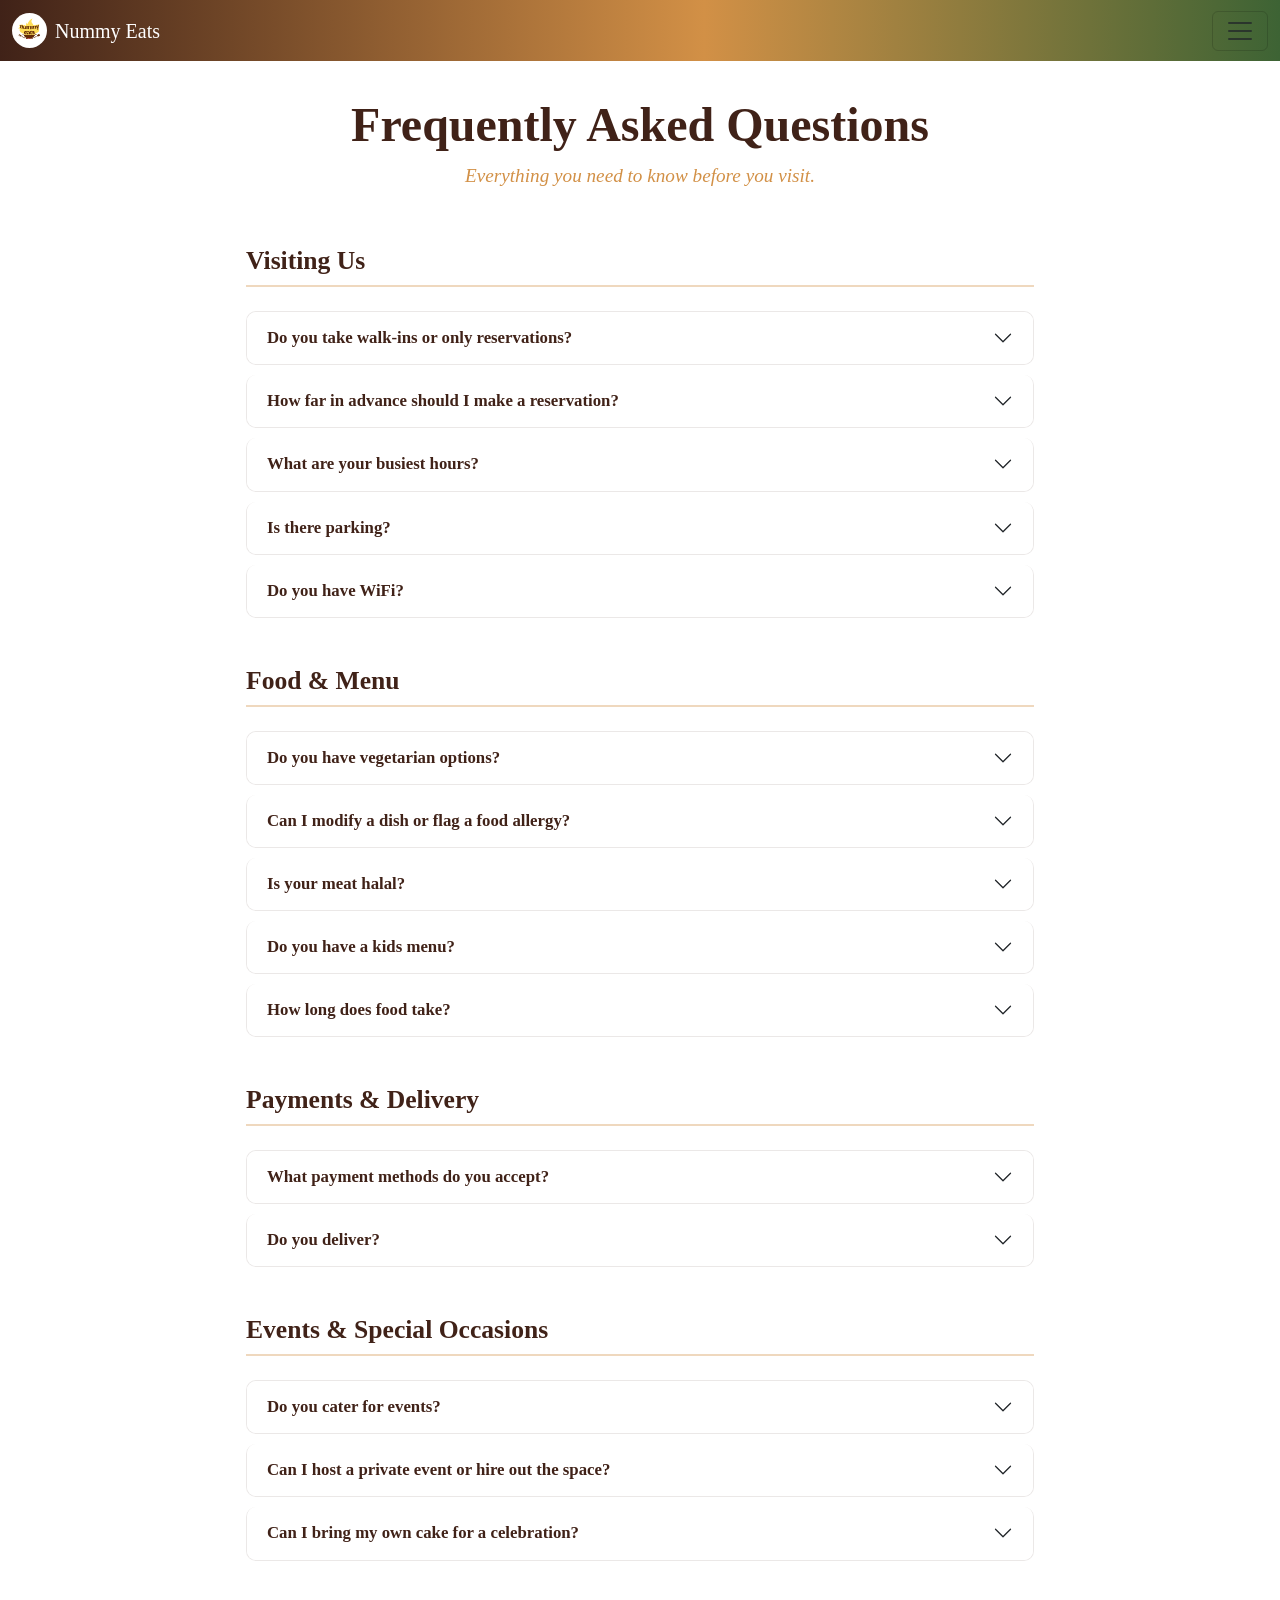
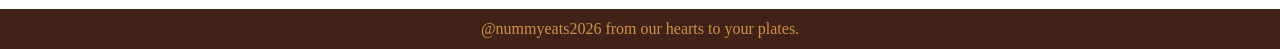
<file: html/faq.html>
<!DOCTYPE html>
<html>
    <head>
        <meta charset="UTF-8">
        <meta name="viewport" content="width=device-width, initial-scale=1.0">
        <title>Nummy Eats</title>
        <link rel="icon" type="image/png" href="../assets/nummy eats logo.png">
        <link href="https://cdn.jsdelivr.net/npm/bootstrap@5.3.3/dist/css/bootstrap.min.css" rel="stylesheet">
        <link href="../css/style.css" rel="stylesheet">
    </head>
    <body class="d-flex flex-column min-vh-100 m-0 p-0">

        <!-- navigation bar -->
        <nav class="navbar bg-body-tertiary fixed-top">
            <div class="container-fluid">
                <a class="navbar-brand d-inline-flex align-items-center gap-2" href="../index.html">
                    <img src="../assets/nummy eats logo.png" alt="Nummy Eats Logo" class="nav-logo">
                    Nummy Eats
                </a>
                <button class="navbar-toggler" type="button" data-bs-toggle="offcanvas" data-bs-target="#offcanvasNavbar" aria-controls="offcanvasNavbar" aria-label="Toggle navigation">
                    <span class="navbar-toggler-icon"></span>
                </button>
                <div class="offcanvas offcanvas-end" tabindex="-1" id="offcanvasNavbar" aria-labelledby="offcanvasNavbarLabel">
                    <div class="offcanvas-header">
                        <h5 class="offcanvas-title" id="offcanvasNavbarLabel">Frequently Asked Questions</h5>
                        <button type="button" class="btn-close" data-bs-dismiss="offcanvas" aria-label="Close"></button>
                    </div>
                    <div class="offcanvas-body">
                        <ul class="navbar-nav justify-content-end flex-grow-1 pe-3">
                            <li class="nav-item"><a class="nav-link" href="../index.html">Home</a></li>
                            <li class="nav-item"><a class="nav-link" href="./about.html">About</a></li>
                            <li class="nav-item"><a class="nav-link" href="./branches.html">Branches</a></li>
                            <li class="nav-item"><a class="nav-link" href="./careers.html">Careers</a></li>
                            <li class="nav-item"><a class="nav-link" href="./contact.html">Contact</a></li>
                            <li class="nav-item"><a class="nav-link active" href="./faq.html">FAQ</a></li>
                            <li class="nav-item"><a class="nav-link" href="./gallery.html">Gallery</a></li>
                            <li class="nav-item"><a class="nav-link" href="./menu.html">Menu</a></li>
                            <li class="nav-item"><a class="nav-link" href="./reservations.html">Reservations</a></li>
                            <li class="nav-item"><a class="nav-link" href="./reviews.html">Reviews</a></li>
                        </ul>
                    </div>
                </div>
            </div>
        </nav>

        <main class="flex-grow-1 pt-5 text-center content-wrapper">
            <!-- hero -->
            <section class="faq-hero py-5 px-3 mb-2">
                <h1 class="fw-bold mb-2">Frequently Asked Questions</h1>
                <p class="mb-0">Everything you need to know before you visit.</p>
            </section>
            <div class="mx-auto px-3 mb-5 text-start" style="max-width: 820px;">
                <!-- visiting us -->
                <section class="mb-5">
                    <h2 class="faq-section-title fw-bold mb-4">Visiting Us</h2>
                    <div class="accordion" id="visitAccordion">
                        <div class="accordion-item">
                            <h2 class="accordion-header">
                                <button class="accordion-button collapsed" type="button" data-bs-toggle="collapse" data-bs-target="#v1">
                                    Do you take walk-ins or only reservations?
                                </button>
                            </h2>
                            <div id="v1" class="accordion-collapse collapse" data-bs-parent="#visitAccordion">
                                <div class="accordion-body">
                                    Both! Walk-ins are always welcome. 
                                    That said, we recommend making a reservation if you are coming as a group of 5 or more, especially on weekends, since tables fill up fast. 
                                    You can reserve online on our <a href="./reservations.html" style="color:#3D6334;">Reservations page</a>.
                                </div>
                            </div>
                        </div>
                        <div class="accordion-item">
                            <h2 class="accordion-header">
                                <button class="accordion-button collapsed" type="button" data-bs-toggle="collapse" data-bs-target="#v2">
                                    How far in advance should I make a reservation?
                                </button>
                            </h2>
                            <div id="v2" class="accordion-collapse collapse" data-bs-parent="#visitAccordion">
                                <div class="accordion-body">
                                    For regular table bookings, 24 hours is usually enough. 
                                    For large groups (10+) or special occasions, we recommend booking at least 3 days ahead so we can make sure everything is ready for you.
                                </div>
                            </div>
                        </div>
                        <div class="accordion-item">
                            <h2 class="accordion-header">
                                <button class="accordion-button collapsed" type="button" data-bs-toggle="collapse" data-bs-target="#v3">
                                    What are your busiest hours?
                                </button>
                            </h2>
                            <div id="v3" class="accordion-collapse collapse" data-bs-parent="#visitAccordion">
                                <div class="accordion-body">
                                    Lunch (12:00 PM – 2:00 PM) and dinner (6:30 PM – 9:00 PM) on Fridays and Saturdays are our busiest times. 
                                    If you prefer a quieter experience, weekday mornings and early afternoons are your best bet. 
                                    Walk-in wait times during peak hours can be 15–30 minutes.
                                </div>
                            </div>
                        </div>
                        <div class="accordion-item">
                            <h2 class="accordion-header">
                                <button class="accordion-button collapsed" type="button" data-bs-toggle="collapse" data-bs-target="#v4">
                                    Is there parking?
                                </button>
                            </h2>
                            <div id="v4" class="accordion-collapse collapse" data-bs-parent="#visitAccordion">
                                <div class="accordion-body">
                                    <strong>Westlands</strong> (ABC Place) and <strong>Kilimani</strong> (James Gichuru Road) both have parking available on site. 
                                    The <strong>CBD</strong> branch on Kimathi Street is street parking only so we recommend using a nearby parking silo if you are driving in.
                                </div>
                            </div>
                        </div>
                        <div class="accordion-item">
                            <h2 class="accordion-header">
                                <button class="accordion-button collapsed" type="button" data-bs-toggle="collapse" data-bs-target="#v5">
                                    Do you have WiFi?
                                </button>
                            </h2>
                            <div id="v5" class="accordion-collapse collapse" data-bs-parent="#visitAccordion">
                                <div class="accordion-body">
                                    Yes, all three branches have free WiFi for dine-in customers.
                                     Ask your waiter for the password when you sit down.
                                </div>
                            </div>
                        </div>
                    </div>
                </section>
                <!-- food & menu -->
                <section class="mb-5">
                    <h2 class="faq-section-title fw-bold mb-4">Food & Menu</h2>
                    <div class="accordion" id="foodAccordion">
                        <div class="accordion-item">
                            <h2 class="accordion-header">
                                <button class="accordion-button collapsed" type="button" data-bs-toggle="collapse" data-bs-target="#f1">
                                    Do you have vegetarian options?
                                </button>
                            </h2>
                            <div id="f1" class="accordion-collapse collapse" data-bs-parent="#foodAccordion">
                                <div class="accordion-body">
                                    Yes. Githeri, sukuma wiki, kachumbari, chapati, bhajia, and chai na mandazi are all vegetarian. 
                                    We are also happy to prepare certain dishes without meat on request, 
                                    just let your waiter know when you order.
                                </div>
                            </div>
                        </div>
                        <div class="accordion-item">
                            <h2 class="accordion-header">
                                <button class="accordion-button collapsed" type="button" data-bs-toggle="collapse" data-bs-target="#f2">
                                    Can I modify a dish or flag a food allergy?
                                </button>
                            </h2>
                            <div id="f2" class="accordion-collapse collapse" data-bs-parent="#foodAccordion">
                                <div class="accordion-body">
                                    Absolutely. Please let your waiter know before ordering and they will check with the kitchen.
                                     We take allergies seriously and will do our best to accommodate you.
                                      For severe allergies, we recommend calling ahead so we can prepare safely.
                                </div>
                            </div>
                        </div>
                        <div class="accordion-item">
                            <h2 class="accordion-header">
                                <button class="accordion-button collapsed" type="button" data-bs-toggle="collapse" data-bs-target="#f3">
                                    Is your meat halal?
                                </button>
                            </h2>
                            <div id="f3" class="accordion-collapse collapse" data-bs-parent="#foodAccordion">
                                <div class="accordion-body">
                                    Yes. All meat served at Nummy Eats is halal-certified. 
                                    We do not serve pork on any of our menus.
                                </div>
                            </div>
                        </div>
                        <div class="accordion-item">
                            <h2 class="accordion-header">
                                <button class="accordion-button collapsed" type="button" data-bs-toggle="collapse" data-bs-target="#f4">
                                    Do you have a kids menu?
                                </button>
                            </h2>
                            <div id="f4" class="accordion-collapse collapse" data-bs-parent="#foodAccordion">
                                <div class="accordion-body">
                                    We do not have a separate kids menu, but many of our dishes are naturally child-friendly; chapati, ugali, mandazi, and bhajia are popular with younger guests. 
                                    Smaller portions can be arranged on request, just ask your waiter.
                                </div>
                            </div>
                        </div>
                        <div class="accordion-item">
                            <h2 class="accordion-header">
                                <button class="accordion-button collapsed" type="button" data-bs-toggle="collapse" data-bs-target="#f5">
                                    How long does food take?
                                </button>
                            </h2>
                            <div id="f5" class="accordion-collapse collapse" data-bs-parent="#foodAccordion">
                                <div class="accordion-body">
                                    Because everything is cooked fresh to order, we ask for 20–30 minutes during regular hours. D
                                    uring peak times (Friday and Saturday evenings especially) it may take a little longer. 
                                    Your waiter will always let you know upfront.
                                </div>
                            </div>
                        </div>

                    </div>
                </section>
                <!-- payments & delivery -->
                <section class="mb-5">
                    <h2 class="faq-section-title fw-bold mb-4">Payments & Delivery</h2>
                    <div class="accordion" id="payAccordion">
                        <div class="accordion-item">
                            <h2 class="accordion-header">
                                <button class="accordion-button collapsed" type="button" data-bs-toggle="collapse" data-bs-target="#p1">
                                    What payment methods do you accept?
                                </button>
                            </h2>
                            <div id="p1" class="accordion-collapse collapse" data-bs-parent="#payAccordion">
                                <div class="accordion-body">
                                    We accept cash (KES), M-Pesa, and all major debit and credit cards. 
                                    M-Pesa till numbers are displayed at each branch counter and on your bill.
                                </div>
                            </div>
                        </div>
                        <div class="accordion-item">
                            <h2 class="accordion-header">
                                <button class="accordion-button collapsed" type="button" data-bs-toggle="collapse" data-bs-target="#p2">
                                    Do you deliver?
                                </button>
                            </h2>
                            <div id="p2" class="accordion-collapse collapse" data-bs-parent="#payAccordion">
                                <div class="accordion-body">
                                    Yes! 
                                    we are available on <strong>Glovo</strong> and <strong>Uber Eats</strong> across all branches within their coverage areas. 
                                    Search "Nummy Eats" on either app. Delivery times vary depending on your location and the platform's availability.
                                </div>
                            </div>
                        </div>
                    </div>
                </section>
                <!-- events & special occasions -->
                <section class="mb-5">
                    <h2 class="faq-section-title fw-bold mb-4">Events & Special Occasions</h2>
                    <div class="accordion" id="eventAccordion">
                        <div class="accordion-item">
                            <h2 class="accordion-header">
                                <button class="accordion-button collapsed" type="button" data-bs-toggle="collapse" data-bs-target="#e1">
                                    Do you cater for events?
                                </button>
                            </h2>
                            <div id="e1" class="accordion-collapse collapse" data-bs-parent="#eventAccordion">
                                <div class="accordion-body">
                                    Yes! All three branches offer event catering for birthdays, corporate lunches, weddings, and other gatherings.
                                     Please contact us at least <strong>3 days in advance</strong> for smaller events, and at least a week ahead for large-scale catering. Reach us at <a href="./contact.html" style="color:#3D6334;">
                                    our contact page</a> or email <a href="mailto:events@nummyeats.co.ke" style="color:#3D6334;">events@nummyeats.co.ke</a>.
                                </div>
                            </div>
                        </div>
                        <div class="accordion-item">
                            <h2 class="accordion-header">
                                <button class="accordion-button collapsed" type="button" data-bs-toggle="collapse" data-bs-target="#e2">
                                    Can I host a private event or hire out the space?
                                </button>
                            </h2>
                            <div id="e2" class="accordion-collapse collapse" data-bs-parent="#eventAccordion">
                                <div class="accordion-body">
                                    Yes. Our Westlands and Kilimani branches have private dining areas available for hire. 
                                    Whether it is a family celebration, a team lunch, or a milestone birthday, we can set the space up for you. 
                                    Get in touch with us to discuss availability and pricing.
                                </div>
                            </div>
                        </div>

                        <div class="accordion-item">
                            <h2 class="accordion-header">
                                <button class="accordion-button collapsed" type="button" data-bs-toggle="collapse" data-bs-target="#e3">
                                    Can I bring my own cake for a celebration?
                                </button>
                            </h2>
                            <div id="e3" class="accordion-collapse collapse" data-bs-parent="#eventAccordion">
                                <div class="accordion-body">
                                    Of course, We love a celebration! You are welcome to bring your own cake. Just let us know when you make your reservation so we can have plates and a cake knife ready for you.
                                </div>
                            </div>
                        </div>

                    </div>
                </section>

            </div>
        </main>
        <!-- footer -->
        <footer class="text-center py-2 w-100 m-0">
            <p class="mb-0">@nummyeats2026 from our hearts to your plates.</p>
        </footer>

        <script src="https://cdn.jsdelivr.net/npm/bootstrap@5.3.3/dist/js/bootstrap.bundle.min.js"></script>
        <script src="../js/main.js"></script>
    </body>
</html>
</file>
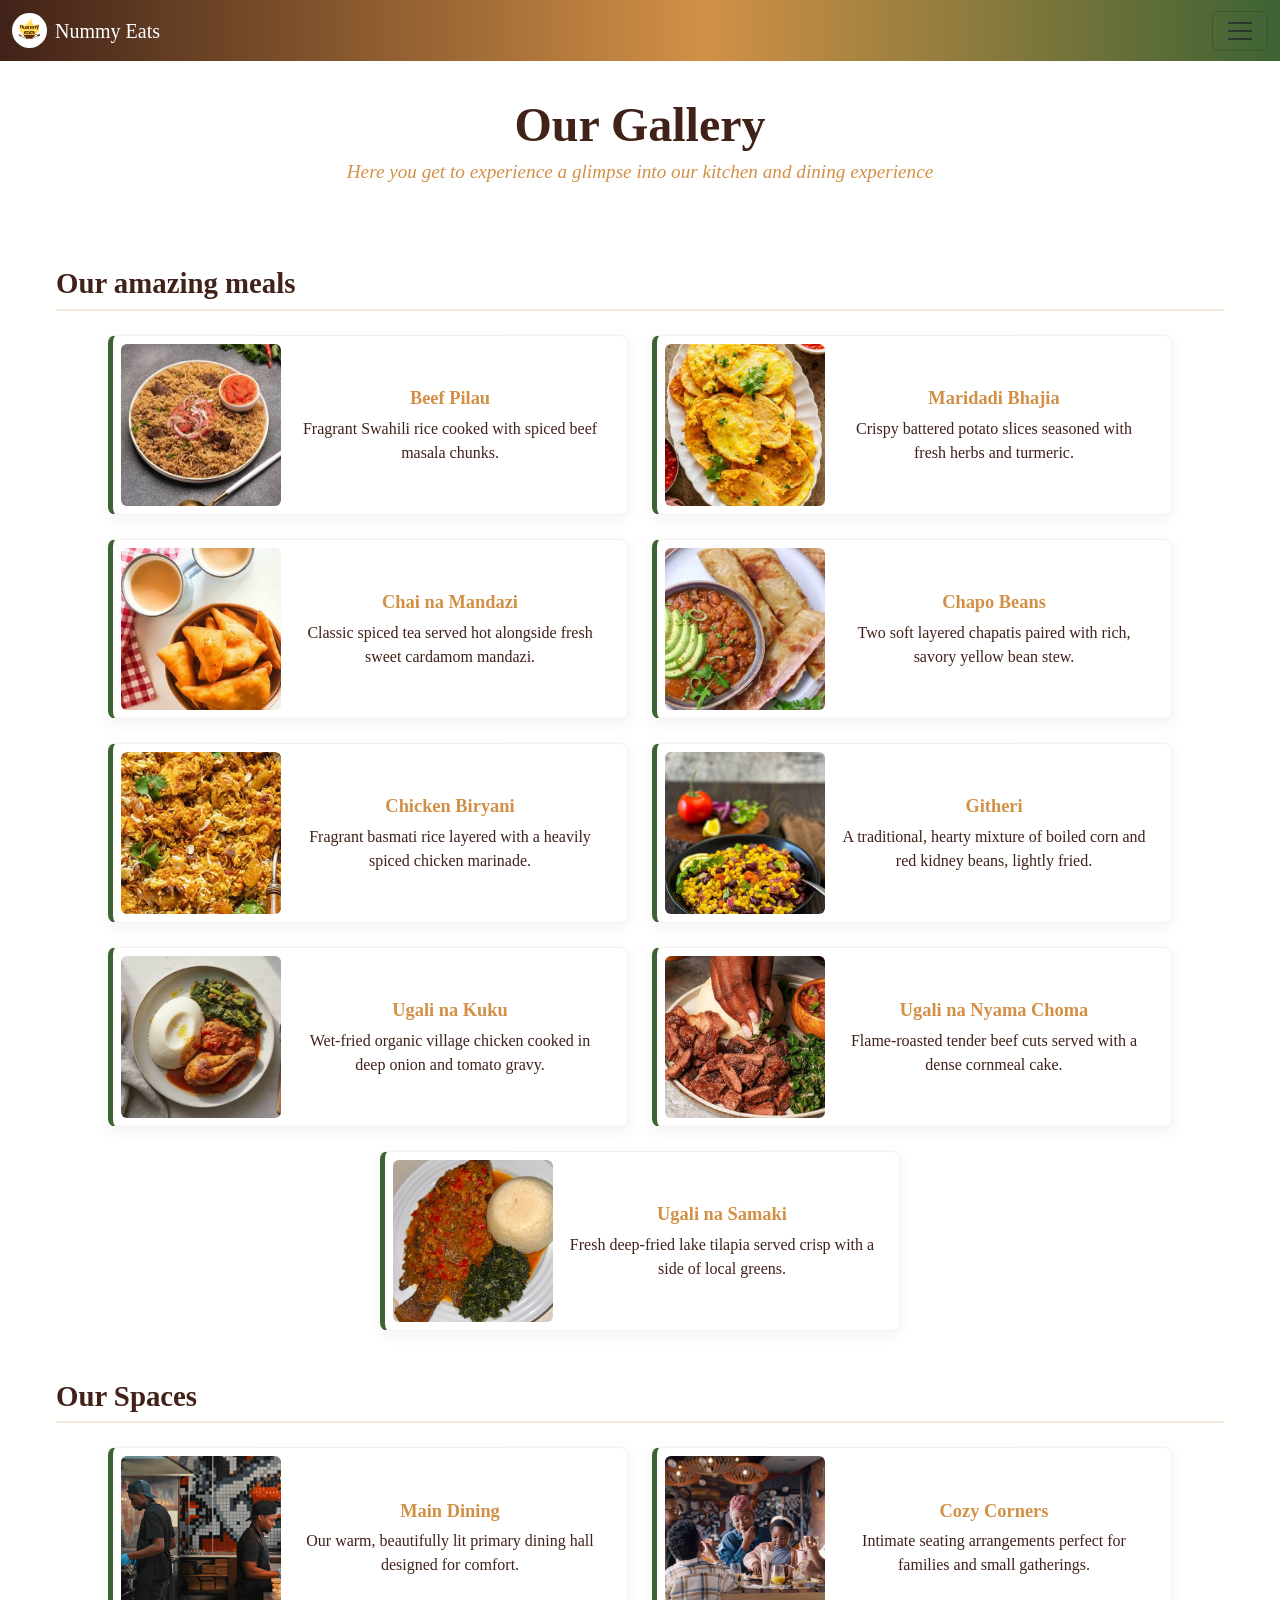
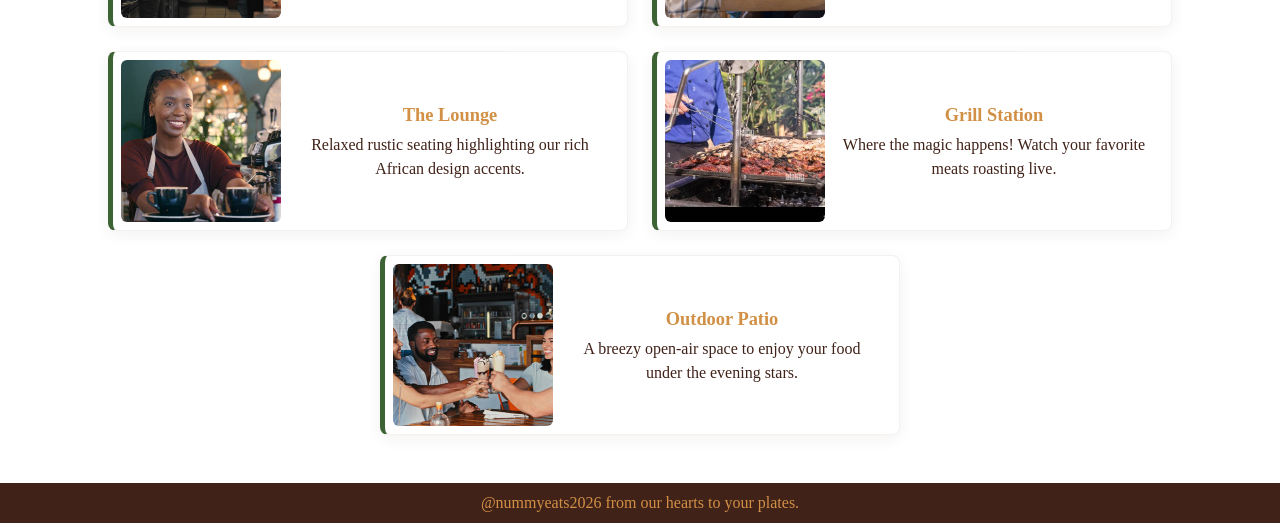
<file: html/gallery.html>
<!DOCTYPE html>
<html>
    <head>
        <meta charset="UTF-8">
        <meta name="viewport" content="width=device-width, initial-scale=1.0">
        <title> Nummy Eats</title>
        <link rel="icon" type="image/png" href="../assets/nummy eats logo.png">
        <link href="https://cdn.jsdelivr.net/npm/bootstrap@5.3.3/dist/css/bootstrap.min.css" rel="stylesheet">
        <link href="../css/style.css" rel="stylesheet">
    </head>
    <body class="d-flex flex-column min-vh-100 m-0 p-0">

        <!-- navigation bar -->
        <nav class="navbar bg-body-tertiary fixed-top">
            <div class="container-fluid">
                <a class="navbar-brand d-inline-flex align-items-center gap-2" href="../index.html">
                    <img src="../assets/nummy eats logo.png" alt="Nummy Eats Logo" class="nav-logo">
                    Nummy Eats
                </a>
                <button class="navbar-toggler" type="button" data-bs-toggle="offcanvas" data-bs-target="#offcanvasNavbar" aria-controls="offcanvasNavbar" aria-label="Toggle navigation">
                    <span class="navbar-toggler-icon"></span>
                </button>
                <div class="offcanvas offcanvas-end" tabindex="-1" id="offcanvasNavbar" aria-labelledby="offcanvasNavbarLabel">
                    <div class="offcanvas-header">
                        <h5 class="offcanvas-title" id="offcanvasNavbarLabel">Gallery Page</h5>
                        <button type="button" class="btn-close" data-bs-dismiss="offcanvas" aria-label="Close"></button>
                    </div>
                    <div class="offcanvas-body">
                        <ul class="navbar-nav justify-content-end flex-grow-1 pe-3">
                            <li class="nav-item"><a class="nav-link" aria-current="page" href="/index.html">Home</a></li>
                            <li class="nav-item"><a class="nav-link" href="./about.html">About</a></li>
                            <li class="nav-item"><a class="nav-link" href="./branches.html">Branches</a></li>
                            <li class="nav-item"><a class="nav-link" href="./careers.html">Careers</a></li>
                            <li class="nav-item"><a class="nav-link" href="./contact.html">Contact</a></li>
                            <li class="nav-item"><a class="nav-link" href="./faq.html">FAQ</a></li>
                            <li class="nav-item"><a class="nav-link active" href="./gallery.html">Gallery</a></li>
                            <li class="nav-item"><a class="nav-link" href="./menu.html">Menu</a></li>
                            <li class="nav-item"><a class="nav-link" href="./reservations.html">Reservations</a></li>
                            <li class="nav-item"><a class="nav-link" href="./reviews.html">Reviews</a></li>
                        </ul>
                    </div>
                </div>
            </div>
        </nav>

        <!-- main content -->
        <main class="flex-grow-1 pt-5 text-center content-wrapper">
            <!-- gallery header -->
            <header class="gallery-header pt-5 px-3 pb-3">
                <h1 class="fw-bold mb-1">Our Gallery</h1>
                <p class="fst-italic">Here you get to experience a glimpse into our kitchen and dining experience</p>
            </header>
            <!-- food items section -->
            <section class="gallery-section mx-auto my-5 px-3" style="max-width: 1200px;">
                <h2 class="fw-bold text-start pb-2 mb-4">Our amazing meals</h2>
                <div class="food-items d-flex flex-wrap justify-content-center gap-4">
                    <div class="gallery-card d-flex flex-row align-items-center overflow-hidden rounded-3 p-2">
                        <img src="../assets/beefpilau.jpg" alt="Beef Pilau" class="rounded-2">
                        <p class="px-3 py-0 m-0"><strong class="d-block mb-1">Beef Pilau</strong>Fragrant Swahili rice cooked with spiced beef masala chunks.</p>
                    </div>
                    <div class="gallery-card d-flex flex-row align-items-center overflow-hidden rounded-3 p-2">
                        <img src="../assets/bhajia.jpg" alt="Bhajia" class="rounded-2">
                        <p class="px-3 py-0 m-0"><strong class="d-block mb-1">Maridadi Bhajia</strong>Crispy battered potato slices seasoned with fresh herbs and turmeric.</p>
                    </div>
                    <div class="gallery-card d-flex flex-row align-items-center overflow-hidden rounded-3 p-2">
                        <img src="../assets/chainamandazi.jpg" alt="Chai na Mandazi" class="rounded-2">
                        <p class="px-3 py-0 m-0"><strong class="d-block mb-1">Chai na Mandazi</strong>Classic spiced tea served hot alongside fresh sweet cardamom mandazi.</p>
                    </div>
                    <div class="gallery-card d-flex flex-row align-items-center overflow-hidden rounded-3 p-2">
                        <img src="../assets/chapobeans.jpg" alt="Chapo Beans" class="rounded-2">
                        <p class="px-3 py-0 m-0"><strong class="d-block mb-1">Chapo Beans</strong>Two soft layered chapatis paired with rich, savory yellow bean stew.</p>
                    </div>
                    <div class="gallery-card d-flex flex-row align-items-center overflow-hidden rounded-3 p-2">
                        <img src="../assets/chickenbiriyani.jpg" alt="Chicken Biryani" class="rounded-2">
                        <p class="px-3 py-0 m-0"><strong class="d-block mb-1">Chicken Biryani</strong>Fragrant basmati rice layered with a heavily spiced chicken marinade.</p>
                    </div>
                    <div class="gallery-card d-flex flex-row align-items-center overflow-hidden rounded-3 p-2">
                        <img src="../assets/githeri.jpg" alt="Githeri" class="rounded-2">
                        <p class="px-3 py-0 m-0"><strong class="d-block mb-1">Githeri</strong>A traditional, hearty mixture of boiled corn and red kidney beans, lightly fried.</p>
                    </div>
                    <div class="gallery-card d-flex flex-row align-items-center overflow-hidden rounded-3 p-2">
                        <img src="../assets/ugaliandkuku.jpg" alt="Ugali na Kuku" class="rounded-2">
                        <p class="px-3 py-0 m-0"><strong class="d-block mb-1">Ugali na Kuku</strong>Wet-fried organic village chicken cooked in deep onion and tomato gravy.</p>
                    </div>
                    <div class="gallery-card d-flex flex-row align-items-center overflow-hidden rounded-3 p-2">
                        <img src="../assets/ugaliandnyamachoma.jpg" alt="Ugali na Nyama Choma" class="rounded-2">
                        <p class="px-3 py-0 m-0"><strong class="d-block mb-1">Ugali na Nyama Choma</strong>Flame-roasted tender beef cuts served with a dense cornmeal cake.</p>
                    </div>
                    <div class="gallery-card d-flex flex-row align-items-center overflow-hidden rounded-3 p-2">
                        <img src="../assets/ugaliandsamaki.jpg" alt="Ugali na Samaki" class="rounded-2">
                        <p class="px-3 py-0 m-0"><strong class="d-block mb-1">Ugali na Samaki</strong>Fresh deep-fried lake tilapia served crisp with a side of local greens.</p>
                    </div>
                </div>
            </section>
            <!-- restaurant spaces section -->
            <section class="gallery-section mx-auto my-5 px-3" style="max-width: 1200px;">
                <h2 class="fw-bold text-start pb-2 mb-4">Our Spaces</h2>
                <div class="restaurant d-flex flex-wrap justify-content-center gap-4">
                    <div class="gallery-card d-flex flex-row align-items-center overflow-hidden rounded-3 p-2">
                        <img src="../assets/restraunt.jpg" alt="Dining Vibe" class="rounded-2">
                        <p class="px-3 py-0 m-0"><strong class="d-block mb-1">Main Dining</strong>Our warm, beautifully lit primary dining hall designed for comfort.</p>
                    </div>
                    <div class="gallery-card d-flex flex-row align-items-center overflow-hidden rounded-3 p-2">
                        <img src="../assets/restrauntp2.jpg" alt="Ambiance" class="rounded-2">
                        <p class="px-3 py-0 m-0"><strong class="d-block mb-1">Cozy Corners</strong>Intimate seating arrangements perfect for families and small gatherings.</p>
                    </div>
                    <div class="gallery-card d-flex flex-row align-items-center overflow-hidden rounded-3 p-2">
                        <img src="../assets/restrauntp3.jpg" alt="Rustic Vibe" class="rounded-2">
                        <p class="px-3 py-0 m-0"><strong class="d-block mb-1">The Lounge</strong>Relaxed rustic seating highlighting our rich African design accents.</p>
                    </div>
                    <div class="gallery-card d-flex flex-row align-items-center overflow-hidden rounded-3 p-2">
                        <img src="../assets/restrauntp4.jpg" alt="Grill Station" class="rounded-2">
                        <p class="px-3 py-0 m-0"><strong class="d-block mb-1">Grill Station</strong>Where the magic happens! Watch your favorite meats roasting live.</p>
                    </div>
                    <div class="gallery-card d-flex flex-row align-items-center overflow-hidden rounded-3 p-2">
                        <img src="../assets/restrauntp5.jpg" alt="Exterior" class="rounded-2">
                        <p class="px-3 py-0 m-0"><strong class="d-block mb-1">Outdoor Patio</strong>A breezy open-air space to enjoy your food under the evening stars.</p>
                    </div>
                </div>
            </section>
        </main>

        <!-- footer -->
        <footer class="text-center py-2 w-100 m-0">
            <p class="mb-0">@nummyeats2026 from our hearts to your plates.</p>
        </footer>

        <!-- js -->
        <script src="https://cdn.jsdelivr.net/npm/bootstrap@5.3.3/dist/js/bootstrap.bundle.min.js"></script>
        <script src="../js/main.js"></script>
    </body>
</html>
</file>
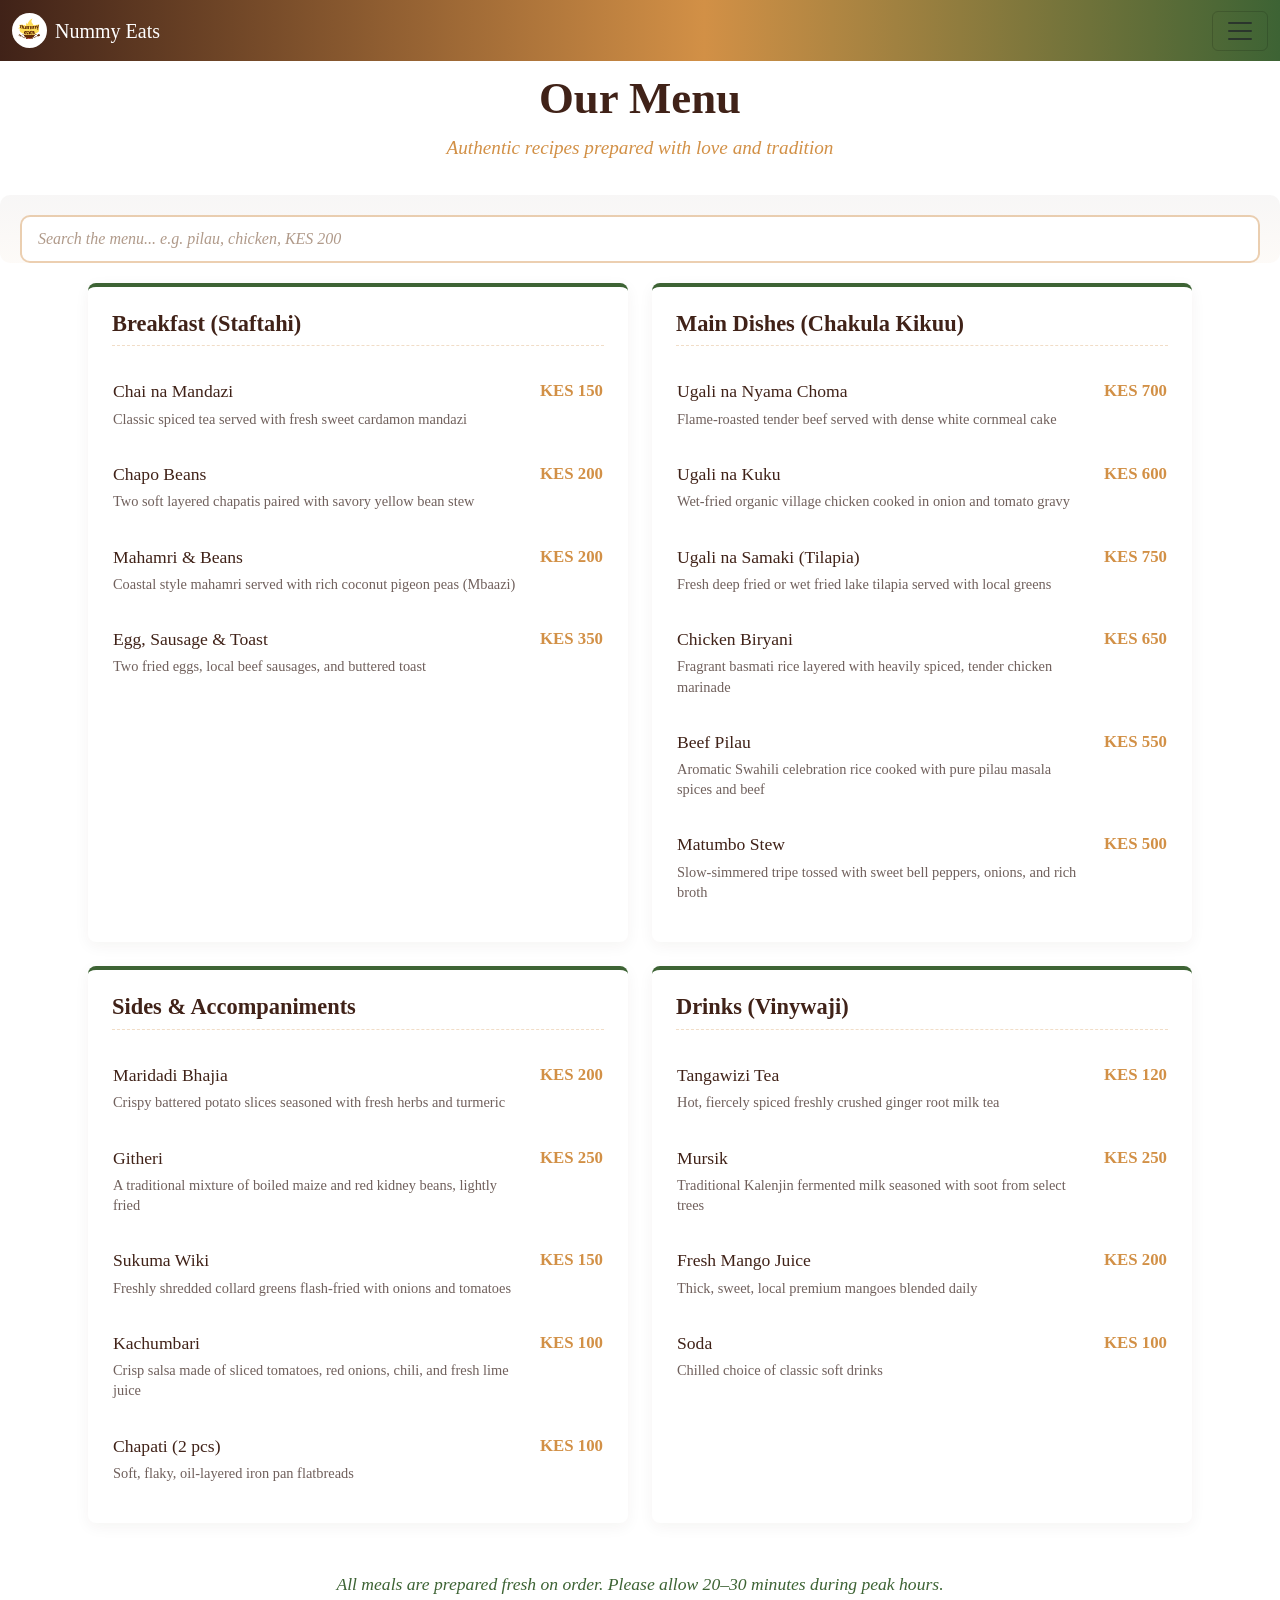
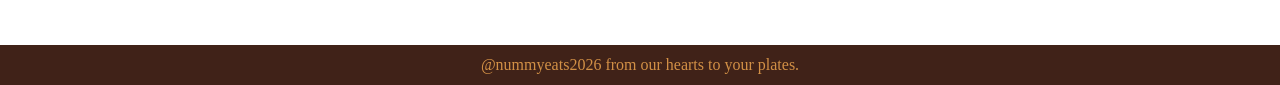
<file: html/menu.html>
<!DOCTYPE html>
<html>
    <head>
        <meta charset="UTF-8">
        <meta name="viewport" content="width=device-width, initial-scale=1.0">
        <title> Nummy Eats</title>
        <link rel="icon" type="image/png" href="../assets/nummy eats logo.png">
        <link href="https://cdn.jsdelivr.net/npm/bootstrap@5.3.3/dist/css/bootstrap.min.css" rel="stylesheet">
        <link href="../css/style.css" rel="stylesheet">
    </head>
    <body class="d-flex flex-column min-vh-100 m-0 p-0">

        <!-- navigation bar -->
        <nav class="navbar bg-body-tertiary fixed-top">
            <div class="container-fluid">
                <a class="navbar-brand d-inline-flex align-items-center gap-2" href="../index.html">
                    <img src="../assets/nummy eats logo.png" alt="Nummy Eats Logo" class="nav-logo">
                    Nummy Eats
                </a>
                <button class="navbar-toggler" type="button" data-bs-toggle="offcanvas" data-bs-target="#offcanvasNavbar" aria-controls="offcanvasNavbar" aria-label="Toggle navigation">
                    <span class="navbar-toggler-icon"></span>
                </button>
                <div class="offcanvas offcanvas-end" tabindex="-1" id="offcanvasNavbar" aria-labelledby="offcanvasNavbarLabel">
                    <div class="offcanvas-header">
                        <h5 class="offcanvas-title" id="offcanvasNavbarLabel">Menu Page</h5>
                        <button type="button" class="btn-close" data-bs-dismiss="offcanvas" aria-label="Close"></button>
                    </div>
                    <div class="offcanvas-body">
                        <ul class="navbar-nav justify-content-end flex-grow-1 pe-3">
                            <li class="nav-item"><a class="nav-link" aria-current="page" href="../index.html">Home</a></li>
                            <li class="nav-item"><a class="nav-link" href="./about.html">About</a></li>
                            <li class="nav-item"><a class="nav-link" href="./branches.html">Branches</a></li>
                            <li class="nav-item"><a class="nav-link" href="./careers.html">Careers</a></li>
                            <li class="nav-item"><a class="nav-link" href="./contact.html">Contact</a></li>
                            <li class="nav-item"><a class="nav-link" href="./faq.html">FAQ</a></li>
                            <li class="nav-item"><a class="nav-link" href="./gallery.html">Gallery</a></li>
                            <li class="nav-item"><a class="nav-link active" href="./menu.html">Menu</a></li>
                            <li class="nav-item"><a class="nav-link" href="./reservations.html">Reservations</a></li>
                            <li class="nav-item"><a class="nav-link" href="./reviews.html">Reviews</a></li>
                        </ul>
                    </div>
                </div>
            </div>
        </nav>

        <!-- main content -->
        <main class="flex-grow-1 pt-5 text-center content-wrapper">
            <!-- menu header -->
            <header class="menu-header pt-4 px-3 pb-2">
                <h1 class="fw-bold">Our Menu</h1>
                <p class="menu-subtitle fst-italic mb-4">Authentic recipes prepared with love and tradition</p>
            </header>
            <!--search func-->
            <div class="menu-search-wrapper mx-auto">
                <input 
                    type="text" 
                    id="menuSearch" 
                    class="form-control" 
                    placeholder="Search the menu... e.g. pilau, chicken, KES 200">
            </div>
            <!-- menu cards container -->
            <div class="menu-container d-flex flex-wrap justify-content-center gap-4 mx-auto px-3" style="max-width: 1200px;">
                <!-- breakfast -->
                <div class="menu-card w-100 rounded-3 p-4 text-start">
                    <h3 class="fw-bold pb-2 mb-3">Breakfast (Staftahi)</h3>
                    <table class="menu-table w-100">
                        <tr>
                            <td class="py-3">Chai na Mandazi <span class="ingredients d-block mt-1">Classic spiced tea served with fresh sweet cardamon mandazi</span></td>
                            <td class="price text-end ps-3 py-3 text-nowrap">KES 150</td>
                        </tr>
                        <tr>
                            <td class="py-3">Chapo Beans <span class="ingredients d-block mt-1">Two soft layered chapatis paired with savory yellow bean stew</span></td>
                            <td class="price text-end ps-3 py-3 text-nowrap">KES 200</td>
                        </tr>
                        <tr>
                            <td class="py-3">Mahamri & Beans <span class="ingredients d-block mt-1">Coastal style mahamri served with rich coconut pigeon peas (Mbaazi)</span></td>
                            <td class="price text-end ps-3 py-3 text-nowrap">KES 200</td>
                        </tr>
                        <tr>
                            <td class="py-3">Egg, Sausage & Toast <span class="ingredients d-block mt-1">Two fried eggs, local beef sausages, and buttered toast</span></td>
                            <td class="price text-end ps-3 py-3 text-nowrap">KES 350</td>
                        </tr>
                    </table>
                </div>
                <!-- main dishes -->
                <div class="menu-card w-100 rounded-3 p-4 text-start">
                    <h3 class="fw-bold pb-2 mb-3">Main Dishes (Chakula Kikuu)</h3>
                    <table class="menu-table w-100">
                        <tr>
                            <td class="py-3">Ugali na Nyama Choma <span class="ingredients d-block mt-1">Flame-roasted tender beef served with dense white cornmeal cake</span></td>
                            <td class="price text-end ps-3 py-3 text-nowrap">KES 700</td>
                        </tr>
                        <tr>
                            <td class="py-3">Ugali na Kuku <span class="ingredients d-block mt-1">Wet-fried organic village chicken cooked in onion and tomato gravy</span></td>
                            <td class="price text-end ps-3 py-3 text-nowrap">KES 600</td>
                        </tr>
                        <tr>
                            <td class="py-3">Ugali na Samaki (Tilapia) <span class="ingredients d-block mt-1">Fresh deep fried or wet fried lake tilapia served with local greens</span></td>
                            <td class="price text-end ps-3 py-3 text-nowrap">KES 750</td>
                        </tr>
                        <tr>
                            <td class="py-3">Chicken Biryani <span class="ingredients d-block mt-1">Fragrant basmati rice layered with heavily spiced, tender chicken marinade</span></td>
                            <td class="price text-end ps-3 py-3 text-nowrap">KES 650</td>
                        </tr>
                        <tr>
                            <td class="py-3">Beef Pilau <span class="ingredients d-block mt-1">Aromatic Swahili celebration rice cooked with pure pilau masala spices and beef</span></td>
                            <td class="price text-end ps-3 py-3 text-nowrap">KES 550</td>
                        </tr>
                        <tr>
                            <td class="py-3">Matumbo Stew <span class="ingredients d-block mt-1">Slow-simmered tripe tossed with sweet bell peppers, onions, and rich broth</span></td>
                            <td class="price text-end ps-3 py-3 text-nowrap">KES 500</td>
                        </tr>
                    </table>
                </div>
                <!-- sides -->
                <div class="menu-card w-100 rounded-3 p-4 text-start">
                    <h3 class="fw-bold pb-2 mb-3">Sides & Accompaniments</h3>
                    <table class="menu-table w-100">
                        <tr>
                            <td class="py-3">Maridadi Bhajia <span class="ingredients d-block mt-1">Crispy battered potato slices seasoned with fresh herbs and turmeric</span></td>
                            <td class="price text-end ps-3 py-3 text-nowrap">KES 200</td>
                        </tr>
                        <tr>
                            <td class="py-3">Githeri <span class="ingredients d-block mt-1">A traditional mixture of boiled maize and red kidney beans, lightly fried</span></td>
                            <td class="price text-end ps-3 py-3 text-nowrap">KES 250</td>
                        </tr>
                        <tr>
                            <td class="py-3">Sukuma Wiki <span class="ingredients d-block mt-1">Freshly shredded collard greens flash-fried with onions and tomatoes</span></td>
                            <td class="price text-end ps-3 py-3 text-nowrap">KES 150</td>
                        </tr>
                        <tr>
                            <td class="py-3">Kachumbari <span class="ingredients d-block mt-1">Crisp salsa made of sliced tomatoes, red onions, chili, and fresh lime juice</span></td>
                            <td class="price text-end ps-3 py-3 text-nowrap">KES 100</td>
                        </tr>
                        <tr>
                            <td class="py-3">Chapati (2 pcs) <span class="ingredients d-block mt-1">Soft, flaky, oil-layered iron pan flatbreads</span></td>
                            <td class="price text-end ps-3 py-3 text-nowrap">KES 100</td>
                        </tr>
                    </table>
                </div>
                <!-- drinks -->
                <div class="menu-card w-100 rounded-3 p-4 text-start">
                    <h3 class="fw-bold pb-2 mb-3">Drinks (Vinywaji)</h3>
                    <table class="menu-table w-100">
                        <tr>
                            <td class="py-3">Tangawizi Tea <span class="ingredients d-block mt-1">Hot, fiercely spiced freshly crushed ginger root milk tea</span></td>
                            <td class="price text-end ps-3 py-3 text-nowrap">KES 120</td>
                        </tr>
                        <tr>
                            <td class="py-3">Mursik <span class="ingredients d-block mt-1">Traditional Kalenjin fermented milk seasoned with soot from select trees</span></td>
                            <td class="price text-end ps-3 py-3 text-nowrap">KES 250</td>
                        </tr>
                        <tr>
                            <td class="py-3">Fresh Mango Juice <span class="ingredients d-block mt-1">Thick, sweet, local premium mangoes blended daily</span></td>
                            <td class="price text-end ps-3 py-3 text-nowrap">KES 200</td>
                        </tr>
                        <tr>
                            <td class="py-3">Soda <span class="ingredients d-block mt-1">Chilled choice of classic soft drinks</span></td>
                            <td class="price text-end ps-3 py-3 text-nowrap">KES 100</td>
                        </tr>
                    </table>
                </div>
            </div>
            <p class="menu-disclaimer fst-italic mx-auto my-5 px-3" style="max-width: 800px;">
                All meals are prepared fresh on order. Please allow 20–30 minutes during peak hours.
            </p>
        </main>

        <!-- footer -->
        <footer class="text-center py-2 w-100 m-0">
            <p class="mb-0">@nummyeats2026 from our hearts to your plates.</p>
        </footer>

        <!-- js -->
        <script src="https://cdn.jsdelivr.net/npm/bootstrap@5.3.3/dist/js/bootstrap.bundle.min.js"></script>
        <script src="../js/main.js"></script>
    </body>
</html>
</file>
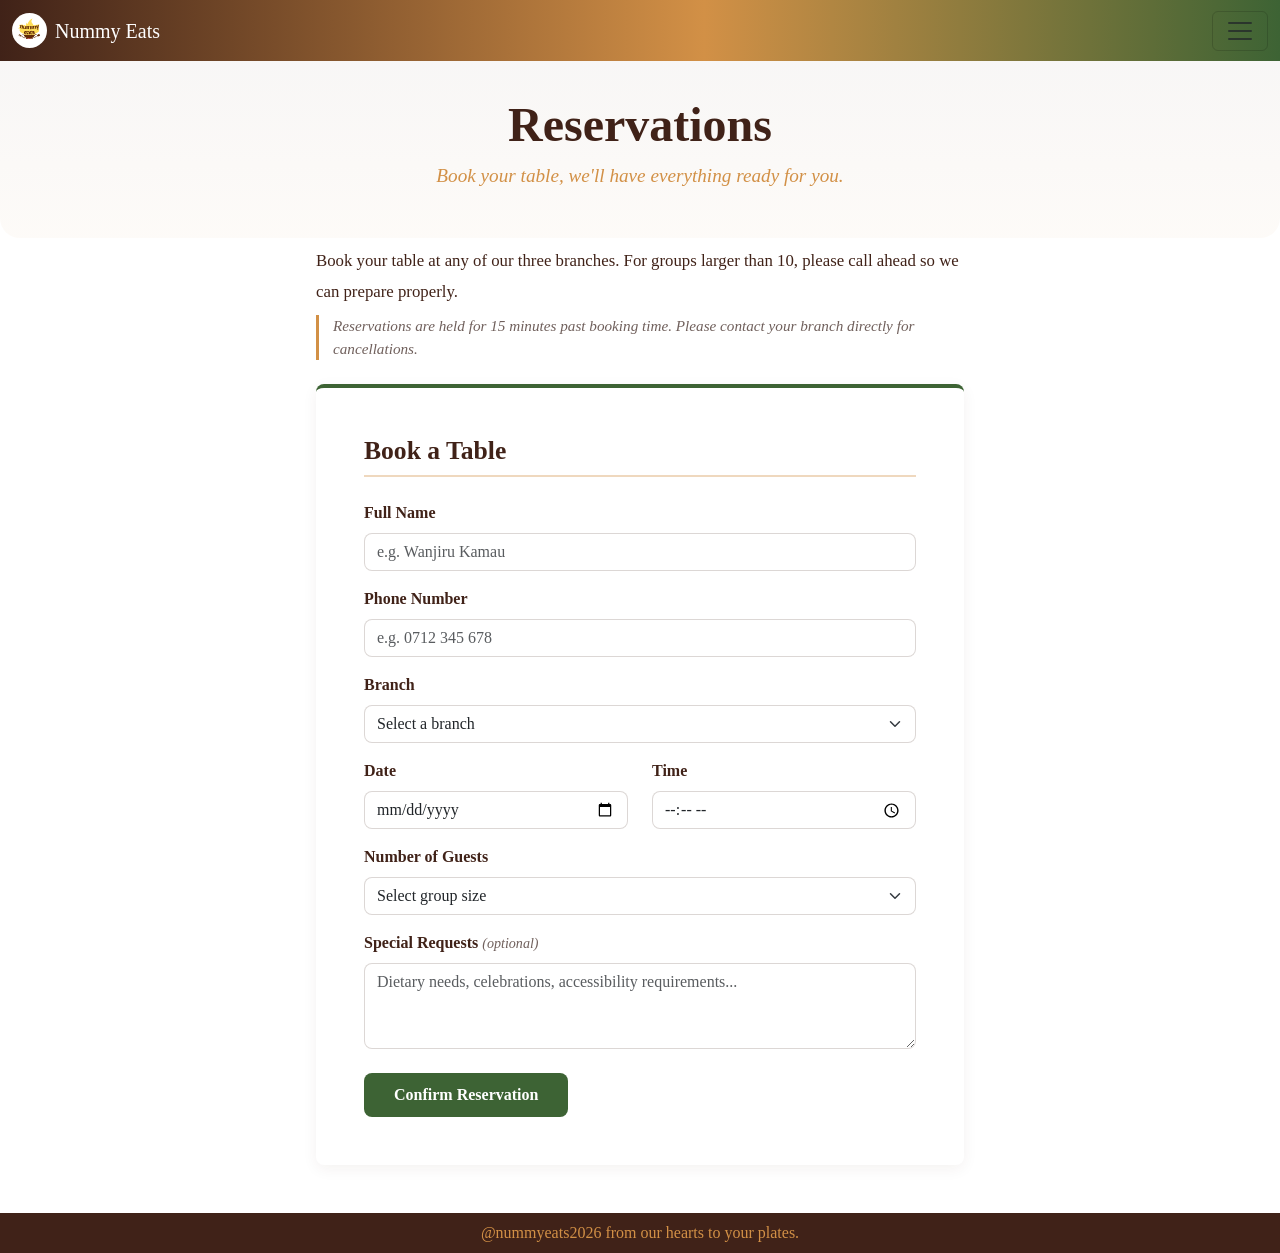
<file: html/reservations.html>
<!DOCTYPE html>
<html>
    <head>
        <meta charset="UTF-8">
        <meta name="viewport" content="width=device-width, initial-scale=1.0">
        <title>Nummy Eats</title>
        <link rel="icon" type="image/png" href="../assets/nummy eats logo.png">
        <link href="https://cdn.jsdelivr.net/npm/bootstrap@5.3.3/dist/css/bootstrap.min.css" rel="stylesheet">
        <link href="../css/style.css" rel="stylesheet">
    </head>
    <body class="d-flex flex-column min-vh-100 m-0 p-0">

        <!-- navigation bar -->
        <nav class="navbar bg-body-tertiary fixed-top">
            <div class="container-fluid">
                <a class="navbar-brand d-inline-flex align-items-center gap-2" href="../index.html">
                    <img src="../assets/nummy eats logo.png" alt="Nummy Eats Logo" class="nav-logo">
                    Nummy Eats
                </a>
                <button class="navbar-toggler" type="button" data-bs-toggle="offcanvas" data-bs-target="#offcanvasNavbar" aria-controls="offcanvasNavbar" aria-label="Toggle navigation">
                    <span class="navbar-toggler-icon"></span>
                </button>
                <div class="offcanvas offcanvas-end" tabindex="-1" id="offcanvasNavbar" aria-labelledby="offcanvasNavbarLabel">
                    <div class="offcanvas-header">
                        <h5 class="offcanvas-title" id="offcanvasNavbarLabel">Reservation Page</h5>
                        <button type="button" class="btn-close" data-bs-dismiss="offcanvas" aria-label="Close"></button>
                    </div>
                    <div class="offcanvas-body">
                        <ul class="navbar-nav justify-content-end flex-grow-1 pe-3">
                            <li class="nav-item"><a class="nav-link" href="../index.html">Home</a></li>
                            <li class="nav-item"><a class="nav-link" href="./about.html">About</a></li>
                            <li class="nav-item"><a class="nav-link" href="./branches.html">Branches</a></li>
                            <li class="nav-item"><a class="nav-link" href="./careers.html">Careers</a></li>
                            <li class="nav-item"><a class="nav-link" href="./contact.html">Contact</a></li>
                            <li class="nav-item"><a class="nav-link" href="./faq.html">FAQ</a></li>
                            <li class="nav-item"><a class="nav-link" href="./gallery.html">Gallery</a></li>
                            <li class="nav-item"><a class="nav-link" href="./menu.html">Menu</a></li>
                            <li class="nav-item"><a class="nav-link active" href="./reservations.html">Reservations</a></li>
                            <li class="nav-item"><a class="nav-link" href="./reviews.html">Reviews</a></li>
                        </ul>
                    </div>
                </div>
            </div>
        </nav>

        <!-- main content -->
        <main class="flex-grow-1 pt-5 text-center content-wrapper">

            <!-- hero -->
            <section class="reservations-hero py-5 px-3 mb-2">
                <h1 class="fw-bold mb-2">Reservations</h1>
                <p class="mb-0">Book your table, we'll have everything ready for you.</p>
            </section>

            <!-- intro + form -->
            <div class="mx-auto px-3 mb-5 text-start" style="max-width: 680px;">
                <!-- intro text -->
                <p class="reservations-intro mb-2">
                    Book your table at any of our three branches. For groups larger than 10, please call ahead so we can prepare properly.
                </p>
                <p class="reservations-policy mb-4">
                    Reservations are held for 15 minutes past booking time. Please contact your branch directly for cancellations.
                </p>
                <!-- form card -->
                <div class="reservations-card rounded-3 p-4 p-md-5">
                    <h2 class="reservations-form-title fw-bold mb-4">Book a Table</h2>
                    <form id="reservationForm">

                        <div class="mb-3">
                            <label for="reservationName" class="form-label">Full Name</label>
                            <input type="text" class="form-control" id="reservationName" placeholder="e.g. Wanjiru Kamau" required>
                        </div>
                        <div class="mb-3">
                            <label for="reservationPhone" class="form-label">Phone Number</label>
                            <input type="tel" class="form-control" id="reservationPhone" placeholder="e.g. 0712 345 678" required>
                        </div>
                        <div class="mb-3">
                            <label for="reservationBranch" class="form-label">Branch</label>
                            <select class="form-select" id="reservationBranch" required>
                                <option value="">Select a branch</option>
                                <option value="westlands">Westlands — ABC Place</option>
                                <option value="kilimani">Kilimani — James Gichuru Road</option>
                                <option value="cbd">CBD — Kimathi Street</option>
                            </select>
                        </div>
                        <div class="row mb-3">
                            <div class="col-6">
                                <label for="reservationDate" class="form-label">Date</label>
                                <input type="date" class="form-control" id="reservationDate" required>
                            </div>
                            <div class="col-6">
                                <label for="reservationTime" class="form-label">Time</label>
                                <input type="time" class="form-control" id="reservationTime" required>
                            </div>
                        </div>
                        <div class="mb-3">
                            <label for="reservationGuests" class="form-label">Number of Guests</label>
                            <select class="form-select" id="reservationGuests" required>
                                <option value="">Select group size</option>
                                <option value="1">1 person</option>
                                <option value="2">2 people</option>
                                <option value="3">3 people</option>
                                <option value="4">4 people</option>
                                <option value="5-6">5–6 people</option>
                                <option value="7-10">7–10 people</option>
                            </select>
                        </div>
                        <div class="mb-4">
                            <label for="reservationNotes" class="form-label">Special Requests <span class="reservations-optional">(optional)</span></label>
                            <textarea class="form-control" id="reservationNotes" rows="3" placeholder="Dietary needs, celebrations, accessibility requirements..."></textarea>
                        </div>
                        <button type="submit" class="btn btn-reservations">Confirm Reservation</button>
                    </form>
                </div>
            </div>
        </main>
        <!-- toast -->
        <div class="toast-container position-fixed bottom-0 end-0 p-3">
            <div id="reservationToast" class="toast" role="alert" aria-live="assertive" aria-atomic="true">
                <div class="toast-header">
                    <strong class="me-auto">Nummy Eats</strong>
                    <button type="button" class="btn-close" data-bs-dismiss="toast" aria-label="Close"></button>
                </div>
                <div class="toast-body">
                    Your table is booked! We look forward to hosting you.
                </div>
            </div>
        </div>

        <!-- footer -->
        <footer class="text-center py-2 w-100 m-0">
            <p class="mb-0">@nummyeats2026 from our hearts to your plates.</p>
        </footer>

        <!-- js -->
        <script src="https://cdn.jsdelivr.net/npm/bootstrap@5.3.3/dist/js/bootstrap.bundle.min.js"></script>
        <script src="../js/main.js"></script>
    </body>
</html>
</file>
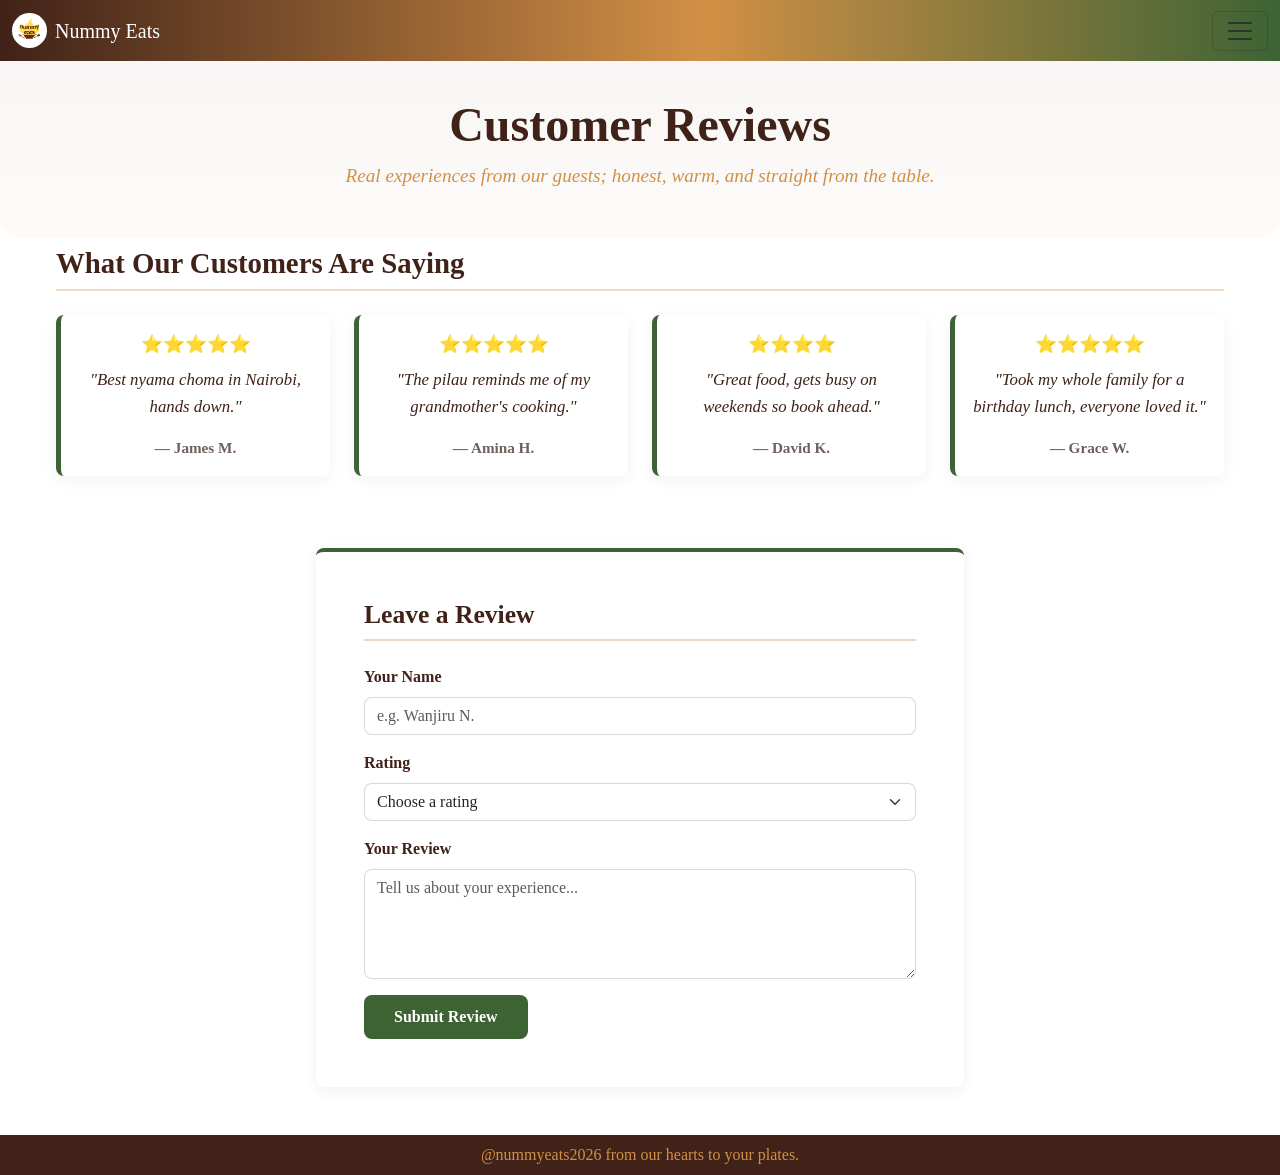
<file: html/reviews.html>
<!DOCTYPE html>
<html>
    <head>
        <meta charset="UTF-8">
        <meta name="viewport" content="width=device-width, initial-scale=1.0">
        <title>Nummy Eats</title>
        <link rel="icon" type="image/png" href="../assets/nummy eats logo.png">
        <link href="https://cdn.jsdelivr.net/npm/bootstrap@5.3.3/dist/css/bootstrap.min.css" rel="stylesheet">
        <link href="../css/style.css" rel="stylesheet">
    </head>
    <body class="d-flex flex-column min-vh-100 m-0 p-0">

        <!-- navigation bar -->
        <nav class="navbar bg-body-tertiary fixed-top">
            <div class="container-fluid">
                <a class="navbar-brand d-inline-flex align-items-center gap-2" href="../index.html">
                    <img src="../assets/nummy eats logo.png" alt="Nummy Eats Logo" class="nav-logo">
                    Nummy Eats
                </a>
                <button class="navbar-toggler" type="button" data-bs-toggle="offcanvas" data-bs-target="#offcanvasNavbar" aria-controls="offcanvasNavbar" aria-label="Toggle navigation">
                    <span class="navbar-toggler-icon"></span>
                </button>
                <div class="offcanvas offcanvas-end" tabindex="-1" id="offcanvasNavbar" aria-labelledby="offcanvasNavbarLabel">
                    <div class="offcanvas-header">
                        <h5 class="offcanvas-title" id="offcanvasNavbarLabel">Reviews Page</h5>
                        <button type="button" class="btn-close" data-bs-dismiss="offcanvas" aria-label="Close"></button>
                    </div>
                    <div class="offcanvas-body">
                        <ul class="navbar-nav justify-content-end flex-grow-1 pe-3">
                            <li class="nav-item"><a class="nav-link" href="../index.html">Home</a></li>
                            <li class="nav-item"><a class="nav-link" href="./about.html">About</a></li>
                            <li class="nav-item"><a class="nav-link" href="./branches.html">Branches</a></li>
                            <li class="nav-item"><a class="nav-link" href="./careers.html">Careers</a></li>
                            <li class="nav-item"><a class="nav-link" href="./contact.html">Contact</a></li>
                            <li class="nav-item"><a class="nav-link" href="./faq.html">FAQ</a></li>
                            <li class="nav-item"><a class="nav-link" href="./gallery.html">Gallery</a></li>
                            <li class="nav-item"><a class="nav-link" href="./menu.html">Menu</a></li>
                            <li class="nav-item"><a class="nav-link" href="./reservations.html">Reservations</a></li>
                            <li class="nav-item"><a class="nav-link active" href="./reviews.html">Reviews</a></li>
                        </ul>
                    </div>
                </div>
            </div>
        </nav>

        <!-- main content -->
        <main class="flex-grow-1 pt-5 text-center content-wrapper">

            <!-- hero -->
            <section class="reviews-hero py-5 px-3 mb-2">
                <h1 class="fw-bold mb-2">Customer Reviews</h1>
                <p class="mb-0">Real experiences from our guests; honest, warm, and straight from the table.</p>
            </section>

            <!-- existing reviews -->
            <div class="mx-auto px-3 mb-5" style="max-width: 1200px;">
                <h2 class="reviews-list-title fw-bold text-start mb-4">What Our Customers Are Saying</h2>
                <div class="row" id="reviewsList">

                    <!-- hardcoded starter reviews -->
                    <div class="col-md-6 col-lg-3 mb-4">
                        <div class="card review-card h-100 rounded-3">
                            <div class="card-body">
                                <p class="review-stars">⭐⭐⭐⭐⭐</p>
                                <p class="review-text">"Best nyama choma in Nairobi, hands down."</p>
                                <p class="review-author">— James M.</p>
                            </div>
                        </div>
                    </div>
                    <div class="col-md-6 col-lg-3 mb-4">
                        <div class="card review-card h-100 rounded-3">
                            <div class="card-body">
                                <p class="review-stars">⭐⭐⭐⭐⭐</p>
                                <p class="review-text">"The pilau reminds me of my grandmother's cooking."</p>
                                <p class="review-author">— Amina H.</p>
                            </div>
                        </div>
                    </div>
                    <div class="col-md-6 col-lg-3 mb-4">
                        <div class="card review-card h-100 rounded-3">
                            <div class="card-body">
                                <p class="review-stars">⭐⭐⭐⭐</p>
                                <p class="review-text">"Great food, gets busy on weekends so book ahead."</p>
                                <p class="review-author">— David K.</p>
                            </div>
                        </div>
                    </div>
                    <div class="col-md-6 col-lg-3 mb-4">
                        <div class="card review-card h-100 rounded-3">
                            <div class="card-body">
                                <p class="review-stars">⭐⭐⭐⭐⭐</p>
                                <p class="review-text">"Took my whole family for a birthday lunch, everyone loved it."</p>
                                <p class="review-author">— Grace W.</p>
                            </div>
                        </div>
                    </div>

                    <!-- js: localStorage reviews get appended here -->
                </div>
            </div>

            <!-- leave a review form -->
            <div class="mx-auto px-3 mb-5 text-start" style="max-width: 680px;">
                <div class="leave-review rounded-3 p-4 p-md-5">
                    <h2 class="fw-bold mb-4">Leave a Review</h2>
                    <form id="reviewForm">
                        <div class="mb-3">
                            <label for="reviewerName" class="form-label">Your Name</label>
                            <input type="text" class="form-control" id="reviewerName" placeholder="e.g. Wanjiru N." required>
                        </div>
                        <div class="mb-3">
                            <label for="reviewerRating" class="form-label">Rating</label>
                            <select class="form-select" id="reviewerRating" required>
                                <option value="">Choose a rating</option>
                                <option value="5">⭐⭐⭐⭐⭐</option>
                                <option value="4">⭐⭐⭐⭐</option>
                                <option value="3">⭐⭐⭐</option>
                                <option value="2">⭐⭐</option>
                                <option value="1">⭐</option>
                            </select>
                        </div>
                        <div class="mb-3">
                            <label for="reviewerComment" class="form-label">Your Review</label>
                            <textarea class="form-control" id="reviewerComment" rows="4" placeholder="Tell us about your experience..." required></textarea>
                        </div>
                        <button type="submit" class="btn btn-review">Submit Review</button>
                    </form>
                </div>
            </div>

        </main>

        <!-- footer -->
        <footer class="text-center py-2 w-100 m-0">
            <p class="mb-0">@nummyeats2026 from our hearts to your plates.</p>
        </footer>

        <!-- js -->
        <script src="https://cdn.jsdelivr.net/npm/bootstrap@5.3.3/dist/js/bootstrap.bundle.min.js"></script>
        <script src="../js/main.js"></script>
    </body>
</html>
</file>
<file: css/style.css>
/* brand colors
#402218
#D29046
#3D6334
*/

/* all pages*/
nav.navbar {
    background: linear-gradient(90deg, #402218 0%, #D29046 55%, #3D6334 100%);
    font-family: Georgia, Georgia , serif;
}
nav.navbar .navbar-brand {
    color: #FFFFFF !important;
}
.nav-logo {
    width: 35px;
    height: 35px;
    object-fit: contain;
    border-radius: 50px;
}
.offcanvas {
    background-color: #402218 !important;
}
.offcanvas .offcanvas-title {
    color: #FFFFFF;
}
.offcanvas .nav-link {
    color: #D29046 !important;
    font-weight: 500;
}
.offcanvas .nav-link:hover {
    color: #3D6334 !important;
}
.offcanvas .btn-close {
    filter: invert(1) grayscale(1) brightness(2);
    opacity: 0.8;
}
footer {
    background-color: #402218;
    color: #D29046;
    font-family: Georgia, serif;
}

/* index page */
.hero-section {
    background: linear-gradient(rgba(64, 34, 24, 0.04), rgba(210, 144, 70, 0.04));
    border-radius: 0 0 20px 20px;
}
.hero-section h1 {
    font-family: Georgia, serif;
    color: #402218;
    font-size: 3rem;
    letter-spacing: -0.5px;
}
.hero-section h2 {
    font-family: Georgia, serif;
    color: #3D6334;
    font-size: 2.0rem;
}
.hero-section p {
    font-family: Georgia, serif;
    color: #D29046;
    font-size: 1.4rem;
}
.intro p {
    font-family: Georgia, serif;
    color: #402218;
    font-size: 1.25rem;
    line-height: 1.8;
}
.intro::before {
    content: "\201C";
    font-family: Georgia, serif;
    font-size: 4rem;
    color: rgba(210, 144, 70, 0.2);
    position: absolute;
    top: -30px;
    left: 0;
}
.intro::after {
    content: "\201D";
    font-family: Georgia, serif;
    font-size: 4rem;
    color: rgba(210, 144, 70, 0.2);
    position: absolute;
    bottom: -30px;
    right: 10px;
}
.choose-us {
    border: 1px solid rgba(64, 34, 24, 0.08);
    box-shadow: 0 4px 20px rgba(0, 0, 0, 0.02);
}
.choose-us h2 {
    font-family: Georgia, serif;
    color: #402218;
    font-size: 1.8rem;
}
.choose-us ul {
    list-style: none;
    padding-left: 0;
}
.choose-us li {
    font-family: Georgia , serif;
    color: #402218;
    font-size: 1.15rem;
    line-height: 1.6;
    padding-left: 30px;
    position: relative;
}
.choose-us li::before {
    content: "❥";
    position: absolute;
    left: 5px;
    top: 0;
    color: #3D6334;
    font-weight: bold;
    font-size: 1.2rem;
}
.brand-link {
    background-color: #402218;
    color: #D29046;
    font-family: Georgia, serif;
    text-decoration: none;
    transition: all 0.3s ease;
}
.brand-link:hover {
    background-color: #3D6334;
    color: #FFFFFF;
    box-shadow: 0 4px 15px rgba(0,0,0,0.2);
}
.best-sellers {
    background-color: #fcf9f5;
}
.best-sellers h2 {
    color: #402218;
    font-family: Georgia, serif;
}

/* menu page*/
.menu-items {
    box-shadow: 0 4px 15px rgba(64, 34, 24, 0.08);
    border-left: 5px solid #3D6334;
}
.menu-items img {
    width: 250px;
    height: 200px;
    object-fit: cover;
}
.menu-items p {
    font-family: Georgia , serif;
    font-size: 1.05rem;
    line-height: 1.6;
    color: #402218;
}
.menu-items p strong {
    color: #D29046;
    font-family: Georgia, serif;
    font-size: 1.2rem;
}
.menu-header h1 {
    font-family: Georgia, serif;
    color: #402218;
    font-size: 2.8rem;
}
.menu-subtitle {
    font-family: Georgia , serif;
    color: #D29046;
    font-size: 1.2rem;
}
.menu-card {
    background-color: #ffffff;
    box-shadow: 0 4px 15px rgba(64, 34, 24, 0.05);
    border-top: 4px solid #3D6334;
    max-width: 540px;
}
.menu-card h3 {
    font-family: Georgia, serif;
    color: #402218;
    font-size: 1.4rem;
    border-bottom: 1px dashed rgba(210, 144, 70, 0.3);
}
.menu-table td {
    vertical-align: top;
    font-family: Georgia, serif;
    font-size: 1.1rem;
    color: #402218;
}
.menu-table td .ingredients {
    font-family: Georgia , serif;
    font-size: 0.9rem;
    color: #70605c;
    line-height: 1.4;
}
.menu-table td.price {
    font-weight: bold;
    color: #D29046;
    white-space: nowrap;
    font-size: 1.05rem;
}
.menu-disclaimer {
    font-family: Georgia, serif;
    color: #3D6334;
    font-size: 1.1rem;
    font-weight: 500;
}
.menu-search-wrapper {
    background: linear-gradient(rgba(64, 34, 24, 0.04), rgba(210, 144, 70, 0.04));
    padding: 20px 20px 0;
    border-radius: 10px;
    margin-bottom: 20px;
}
#menuSearch {
    font-family: Georgia, serif;
    font-size: 1rem;
    color: #402218;
    border: 2px solid rgba(210, 144, 70, 0.4);
    border-radius: 10px;
    padding: 10px 16px;
    background-color: #ffffff;
    width: 100%;
    outline: none;
    transition: border-color 0.2s ease, box-shadow 0.2s ease;
}
#menuSearch:focus {
    border-color: #3D6334;
    box-shadow: 0 0 0 0.2rem rgba(61, 99, 52, 0.15);
}
#menuSearch::placeholder {
    color: #b09a8a;
    font-style: italic;
}

/* gallery page*/
.gallery-header h1 {
    font-family: Georgia, serif;
    color: #402218;
    font-size: 3rem;
}
.gallery-header p {
    font-family: Georgia , serif;
    color: #D29046;
    font-size: 1.2rem;
}
.gallery-section h2 {
    font-family: Georgia, serif;
    color: #402218;
    font-size: 1.8rem;
    border-bottom: 2px solid rgba(210, 144, 70, 0.2);
}
.gallery-card {
    background-color: #ffffff;
    box-shadow: 0 4px 15px rgba(64, 34, 24, 0.06);
    border: 1px solid rgba(64, 34, 24, 0.06);
    border-left: 5px solid #3D6334;
    max-width: 520px;
    height: 180px;
    transition: transform 0.3s ease, box-shadow 0.3s ease;
}
.gallery-card:hover {
    transform: translateY(-4px);
    box-shadow: 0 8px 25px rgba(64, 34, 24, 0.12);
}
.gallery-card img {
    width: 160px;
    height: 100%;
    object-fit: cover;
    flex-shrink: 0;
}
.gallery-card p {
    font-family: Georgia , serif;
    font-size: 1rem;
    line-height: 1.5;
    color: #402218;
}
.gallery-card p strong {
    color: #D29046;
    font-family: Georgia, serif;
    font-size: 1.15rem;
}

/*about us page*/
.about-hero {
    background: linear-gradient(rgba(64, 34, 24, 0.04), rgba(210, 144, 70, 0.04));
    border-radius: 0 0 20px 20px;
}
.about-hero h1 {
    font-family: Georgia, serif;
    color: #402218;
    font-size: 3rem;
    letter-spacing: -0.5px;
}
.about-hero p {
    font-family: Georgia, serif;
    color: #3D6334;
    font-size: 1.3rem;
    font-style: italic;
}
.about-section-title {
    font-family: Georgia, serif;
    color: #402218;
    font-size: 1.8rem;
    border-bottom: 2px solid rgba(210, 144, 70, 0.35);
    padding-bottom: 8px;
}
.story-text {
    font-family: Georgia , serif;
    color: #402218;
    font-size: 1.1rem;
    line-height: 1.85;
}
.value-card {
    background-color: #ffffff;
    border-top: 4px solid #3D6334;
    border-radius: 12px;
    box-shadow: 0 4px 15px rgba(64, 34, 24, 0.06);
}
.value-card h5 {
    font-family: Georgia, serif;
    color: #402218;
    font-size: 1.1rem;
    font-weight: bold;
}
.value-card p {
    font-family: Georgia , serif;
    color: #70605c;
    font-size: 0.95rem;
    line-height: 1.6;
    margin: 0;
}
.mission-banner {
    background-color: #402218;
    border-radius: 12px;
}
.mission-banner p {
    font-family: Georgia, serif;
    color: #D29046;
    font-size: 1.25rem;
    font-style: italic;
    line-height: 1.7;
}
.team-card {
    background-color: #ffffff;
    border-left: 5px solid #3D6334;
    border-radius: 12px;
    box-shadow: 0 4px 15px rgba(64, 34, 24, 0.06);
    transition: transform 0.3s ease, box-shadow 0.3s ease;
}
.team-card h5 {
    font-family: Georgia, serif;
    color: #402218;
    font-size: 1.1rem;
    font-weight: bold;
    margin-bottom: 2px;
}
.team-card .team-role {
    font-family: Georgia, serif;
    color: #D29046;
    font-size: 0.9rem;
    font-style: italic;
}
.team-card p {
    font-family: Georgia , serif;
    color: #70605c;
    font-size: 0.95rem;
    line-height: 1.6;
    margin: 0;
}
.milestone-item {
    border-left: 3px solid #D29046;
    padding-left: 20px;
    position: relative;
}
.milestone-item::before {
    content: "";
    width: 12px;
    height: 12px;
    background-color: #D29046;
    border-radius: 50%;
    position: absolute;
    left: -7px;
    top: 4px;
}
.milestone-item .milestone-year {
    font-family: Georgia, serif;
    color: #D29046;
    font-weight: bold;
    font-size: 1rem;
}
.milestone-item p {
    font-family: Georgia , serif;
    color: #402218;
    font-size: 1rem;
    line-height: 1.6;
    margin: 0;
}
/*branches page*/
.branches-hero h1 {
    font-family: Georgia, serif;
    color: #402218;
    font-size: 3rem;
}
.branches-hero p {
    font-family: Georgia , serif;
    color: #D29046;
    font-size: 1.2rem;
    font-style: italic;
}
.branch-card {
    background-color: #ffffff;
    border-top: 4px solid #3D6334;
    border-radius: 12px;
    box-shadow: 0 4px 15px rgba(64, 34, 24, 0.06);
    transition: transform 0.3s ease, box-shadow 0.3s ease;
}
.branch-card h3 {
    font-family: Georgia, serif;
    color: #402218;
    font-size: 1.4rem;
}
.branch-card p {
    font-family: Georgia , serif;
    color: #402218;
    font-size: 1rem;
    line-height: 1.7;
    margin: 0;
}
.branch-card .label {
    color: #D29046;
    font-weight: bold;
    font-family: Georgia, serif;
}

/* careers page*/
.careers-hero h1 {
    font-family: Georgia, serif;
    color: #402218;
    font-size: 3rem;
}
.careers-hero p {
    font-family: Georgia , serif;
    color: #D29046;
    font-size: 1.2rem;
    font-style: italic;
}
.careers-intro p {
    font-family: Georgia , serif;
    color: #402218;
    font-size: 1.1rem;
    line-height: 1.8;
}
.section-title {
    font-family: Georgia, serif;
    color: #402218;
    font-size: 1.8rem;
    border-bottom: 2px solid rgba(210, 144, 70, 0.35);
    padding-bottom: 8px;
}
.job-card {
    background-color: #ffffff;
    border-left: 5px solid #3D6334;
    border-radius: 12px;
    box-shadow: 0 4px 15px rgba(64, 34, 24, 0.06);
    transition: transform 0.3s ease, box-shadow 0.3s ease;
}
.job-card h5 {
    font-family: Georgia, serif;
    color: #402218;
    font-size: 1.15rem;
    font-weight: bold;
}
.job-card p {
    font-family: Georgia , serif;
    color: #70605c;
    font-size: 0.97rem;
    line-height: 1.65;
    margin: 0;
}
.branch-badge {
    color: #D29046;
    font-family: Georgia, serif;
    font-size: 0.85rem;
    display: inline-block;
}
.type-badge {
    color: #3D6334;
    font-family: Georgia, serif;
    font-size: 0.85rem;
    display: inline-block;
}
.apply-banner {
    background-color: #402218;
    border-radius: 12px;
}
.apply-banner p {
    font-family: Georgia , serif;
    color: #ffffff;
    font-size: 1.05rem;
    line-height: 1.7;
}
.apply-banner a {
    color: #D29046;
    font-weight: bold;
    text-decoration: none;
}
.apply-banner a:hover {
    color: #ffffff;
}
.perks-list {
    list-style: none;
    padding-left: 0;
}
.perks-list li {
    font-family: Georgia , serif;
    color: #402218;
    font-size: 1.05rem;
    line-height: 1.6;
    padding-left: 30px;
    position: relative;
    margin-bottom: 14px;
}
.perks-list li::before {
    content: "❥";
    position: absolute;
    left: 5px;
    top: 0;
    color: #3D6334;
    font-weight: bold;
    font-size: 1.1rem;
}
/* FAQ Page*/
.faq-hero h1 {
    font-family: Georgia, serif;
    color: #402218;
    font-size: 3rem;
}
.faq-hero p {
    font-family: Georgia , serif;
    color: #D29046;
    font-size: 1.2rem;
    font-style: italic;
}
.faq-section-title {
    font-family: Georgia, serif;
    color: #402218;
    font-size: 1.6rem;
    border-bottom: 2px solid rgba(210, 144, 70, 0.35);
    padding-bottom: 8px;
}
.accordion-item {
    border: 1px solid rgba(64, 34, 24, 0.1);
    border-radius: 10px !important;
    margin-bottom: 10px;
    overflow: hidden;
}
.accordion-button {
    font-family: Georgia, serif;
    font-size: 1.05rem;
    color: #402218;
    background-color: #ffffff;
    font-weight: 600;
}
.accordion-button:not(.collapsed) {
    color: #3D6334;
    background-color: rgba(61, 99, 52, 0.05);
    box-shadow: none;
}
.accordion-button:focus {
    box-shadow: none;
    border-color: rgba(210, 144, 70, 0.3);
}
.accordion-button::after {
    filter: none;
}
.accordion-button:not(.collapsed)::after {
    filter: none;
}
.accordion-body {
    font-family: Georgia , serif;
    font-size: 1rem;
    color: #402218;
    line-height: 1.75;
    background-color: #fdfaf6;
}
.accordion-body strong {
    color: #3D6334;
}
/* contact page */
.contact-hero {
    background: linear-gradient(rgba(64, 34, 24, 0.04), rgba(210, 144, 70, 0.04));
    border-radius: 0 0 20px 20px;
}
.contact-hero h1 {
    font-family: Georgia, serif;
    color: #402218;
    font-size: 3rem;
}
.contact-hero p {
    font-family: Georgia, serif;
    color: #D29046;
    font-size: 1.2rem;
    font-style: italic;
}
.contact-section-title {
    font-family: Georgia, serif;
    color: #402218;
    font-size: 1.8rem;
    border-bottom: 2px solid rgba(210, 144, 70, 0.35);
    padding-bottom: 8px;
}
.contact-hero ~ div .form-label {
    font-family: Georgia, serif;
    color: #402218;
    font-weight: 600;
}
.form-control {
    font-family: Georgia, serif;
    border: 1px solid rgba(64, 34, 24, 0.18);
    border-radius: 8px;
}
.form-control:focus {
    border-color: #3D6334;
    box-shadow: 0 0 0 0.2rem rgba(61, 99, 52, 0.15);
}
.btn-contact {
    background-color: #3D6334;
    color: #ffffff;
    font-family: Georgia, serif;
    font-weight: bold;
    border: none;
    border-radius: 8px;
    padding: 10px 30px;
    transition: background-color 0.2s ease;
}
.btn-contact:hover {
    background-color: #2e4c27;
    color: #ffffff;
}
/* reviews page */
.reviews-hero {
    background: linear-gradient(rgba(64, 34, 24, 0.04), rgba(210, 144, 70, 0.04));
    border-radius: 0 0 20px 20px;
}
.reviews-hero h1 {
    font-family: Georgia, serif;
    color: #402218;
    font-size: 3rem;
}
.reviews-hero p {
    font-family: Georgia, serif;
    color: #D29046;
    font-size: 1.2rem;
    font-style: italic;
}
.reviews-list-title {
    font-family: Georgia, serif;
    color: #402218;
    font-size: 1.8rem;
    border-bottom: 2px solid rgba(210, 144, 70, 0.35);
    padding-bottom: 8px;
}
.review-card {
    background-color: #ffffff;
    border-left: 5px solid #3D6334;
    border-top: none;
    border-right: none;
    border-bottom: none;
    box-shadow: 0 4px 15px rgba(64, 34, 24, 0.06);
    transition: transform 0.3s ease, box-shadow 0.3s ease;
}
.review-stars {
    color: #D29046;
    font-size: 1.1rem;
    margin-bottom: 10px;
}
.review-text {
    font-family: Georgia, serif;
    color: #402218;
    font-size: 1.05rem;
    line-height: 1.6;
    font-style: italic;
    flex-grow: 1;
}
.review-author {
    font-family: Georgia, serif;
    color: #70605c;
    font-size: 0.95rem;
    font-weight: bold;
    margin-bottom: 0;
}
.leave-review {
    background-color: #ffffff;
    border-top: 4px solid #3D6334;
    box-shadow: 0 4px 15px rgba(64, 34, 24, 0.06);
}
.leave-review h2 {
    font-family: Georgia, serif;
    color: #402218;
    font-size: 1.6rem;
    border-bottom: 2px solid rgba(210, 144, 70, 0.35);
    padding-bottom: 8px;
}
.leave-review .form-label {
    font-family: Georgia, serif;
    color: #402218;
    font-weight: 600;
}
.leave-review .form-control,
.leave-review .form-select {
    font-family: Georgia, serif;
    border: 1px solid rgba(64, 34, 24, 0.18);
    border-radius: 8px;
}
.leave-review .form-control:focus,
.leave-review .form-select:focus {
    border-color: #3D6334;
    box-shadow: 0 0 0 0.2rem rgba(61, 99, 52, 0.15);
}
.btn-review {
    background-color: #3D6334;
    color: #ffffff;
    font-family: Georgia, serif;
    font-weight: bold;
    border: none;
    border-radius: 8px;
    padding: 10px 30px;
    transition: background-color 0.2s ease;
}
.btn-review:hover {
    background-color: #2e4c27;
    color: #ffffff;
}
/* reservations page */
.reservations-hero {
    background: linear-gradient(rgba(64, 34, 24, 0.04), rgba(210, 144, 70, 0.04));
    border-radius: 0 0 20px 20px;
}
.reservations-hero h1 {
    font-family: Georgia, serif;
    color: #402218;
    font-size: 3rem;
}
.reservations-hero p {
    font-family: Georgia, serif;
    color: #D29046;
    font-size: 1.2rem;
    font-style: italic;
}
.reservations-intro {
    font-family: Georgia, serif;
    color: #402218;
    font-size: 1.05rem;
    line-height: 1.8;
}
.reservations-policy {
    font-family: Georgia, serif;
    color: #70605c;
    font-size: 0.95rem;
    font-style: italic;
    border-left: 3px solid #D29046;
    padding-left: 14px;
}
.reservations-card {
    background-color: #ffffff;
    border-top: 4px solid #3D6334;
    box-shadow: 0 4px 15px rgba(64, 34, 24, 0.06);
}
.reservations-form-title {
    font-family: Georgia, serif;
    color: #402218;
    font-size: 1.6rem;
    border-bottom: 2px solid rgba(210, 144, 70, 0.35);
    padding-bottom: 8px;
}
.reservations-card .form-label {
    font-family: Georgia, serif;
    color: #402218;
    font-weight: 600;
}
.reservations-optional {
    color: #70605c;
    font-weight: normal;
    font-size: 0.88rem;
    font-style: italic;
}
.reservations-card .form-control,
.reservations-card .form-select {
    font-family: Georgia, serif;
    border: 1px solid rgba(64, 34, 24, 0.18);
    border-radius: 8px;
}
.reservations-card .form-control:focus,
.reservations-card .form-select:focus {
    border-color: #3D6334;
    box-shadow: 0 0 0 0.2rem rgba(61, 99, 52, 0.15);
}
.btn-reservations {
    background-color: #3D6334;
    color: #ffffff;
    font-family: Georgia, serif;
    font-weight: bold;
    border: none;
    border-radius: 8px;
    padding: 10px 30px;
    transition: background-color 0.2s ease;
}
.btn-reservations:hover {
    background-color: #2e4c27;
    color: #ffffff;
}
</file>
